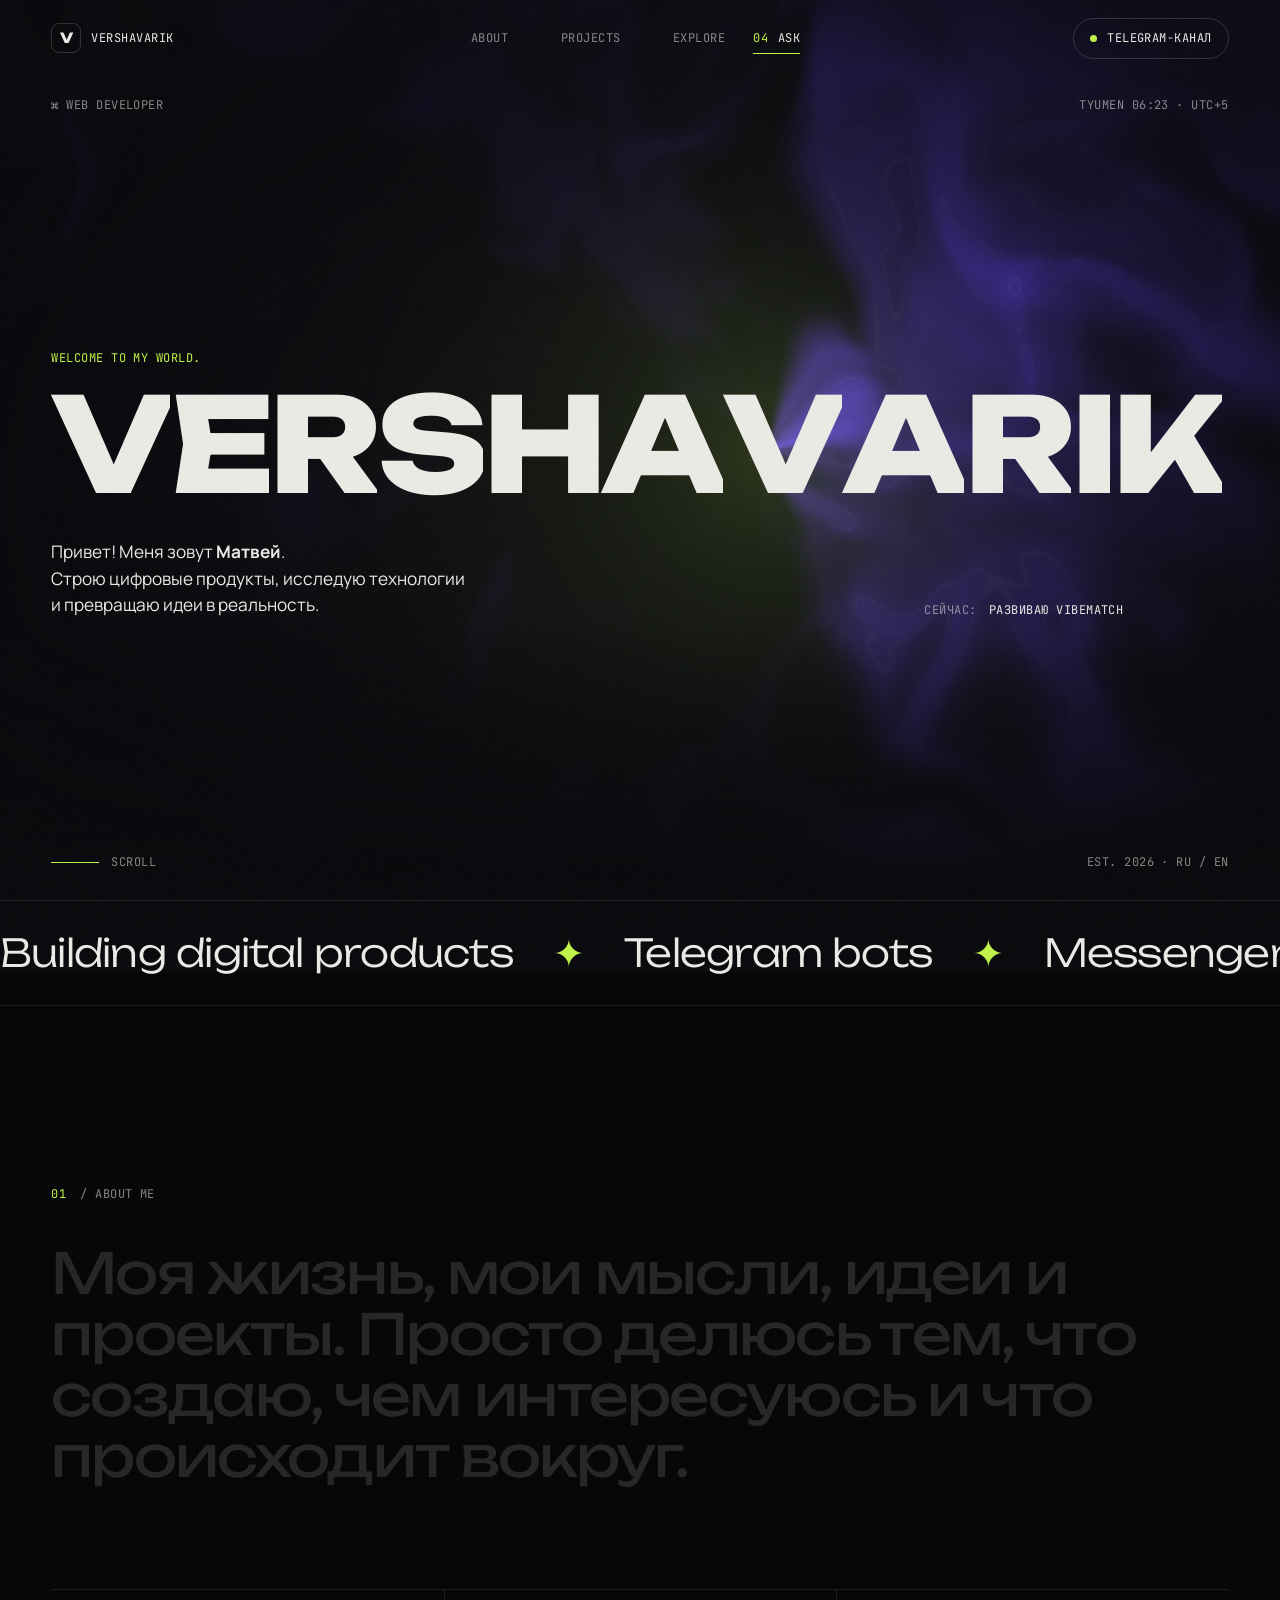
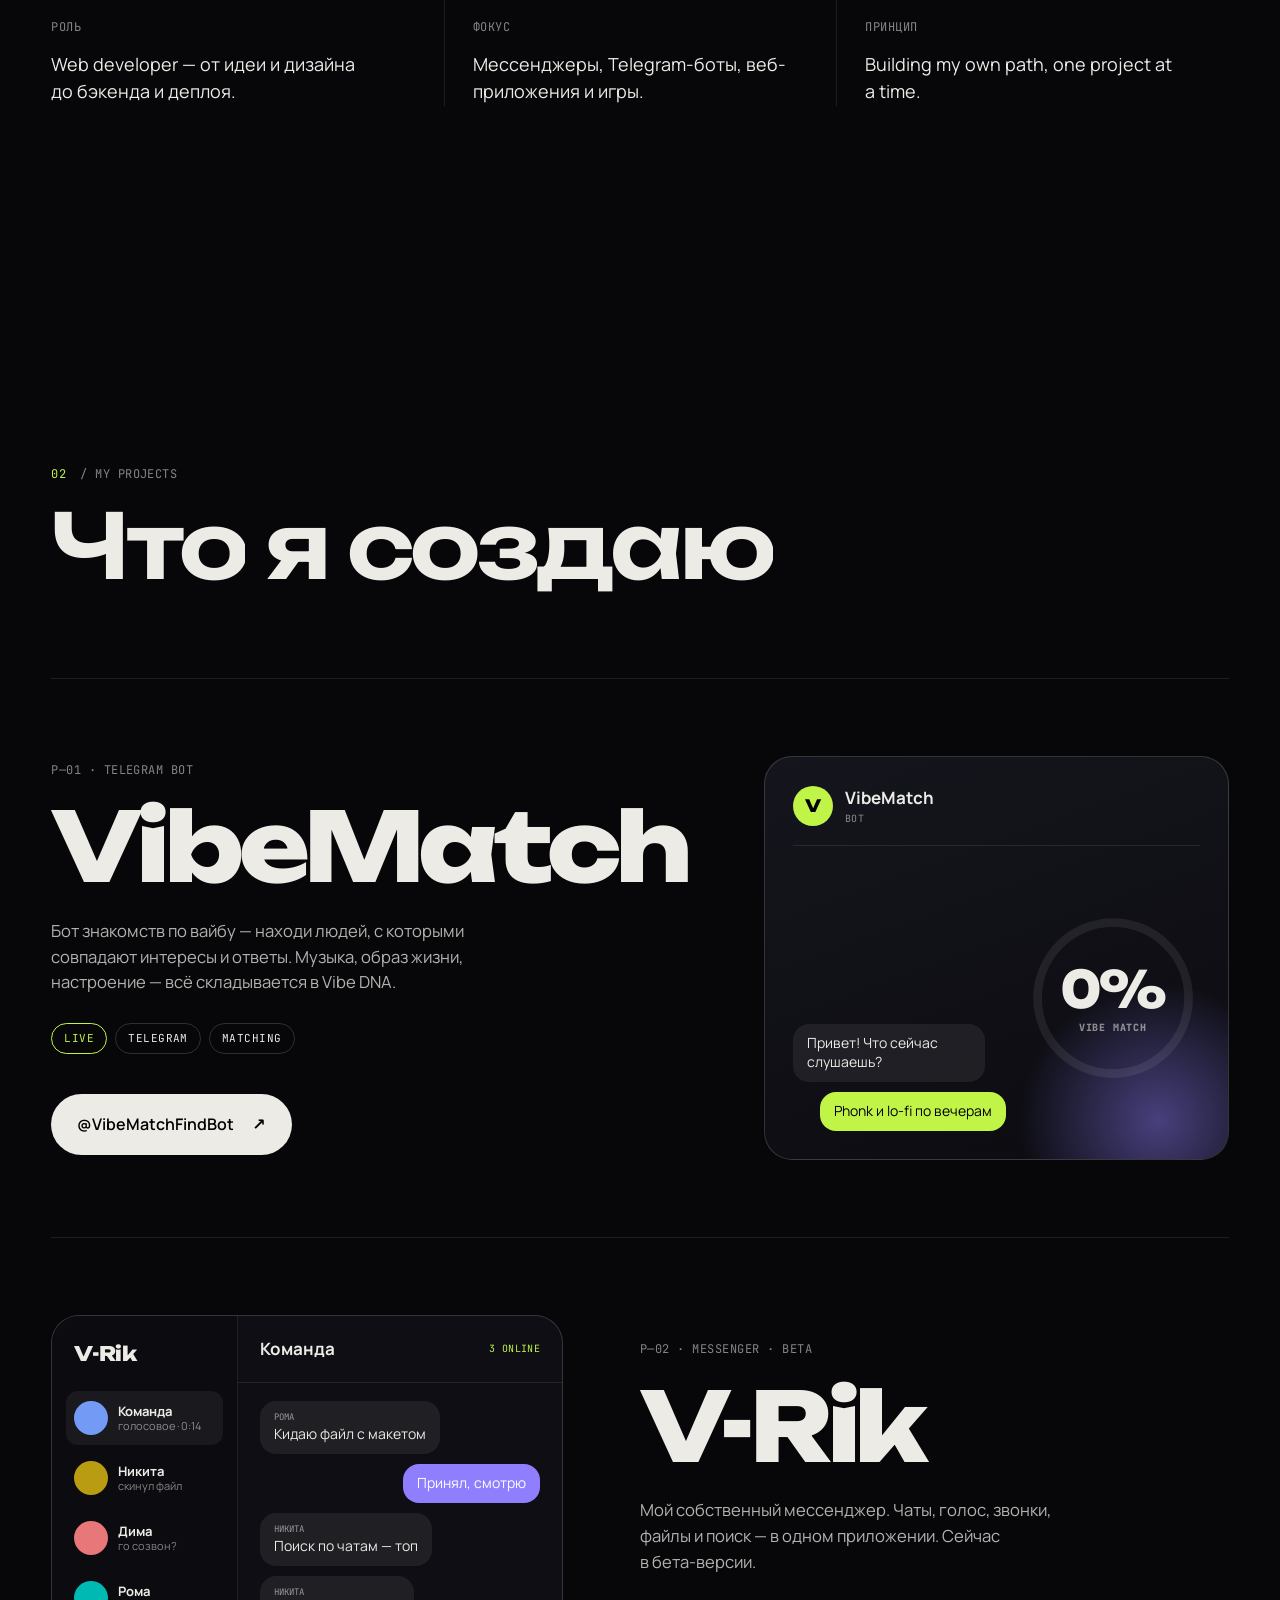
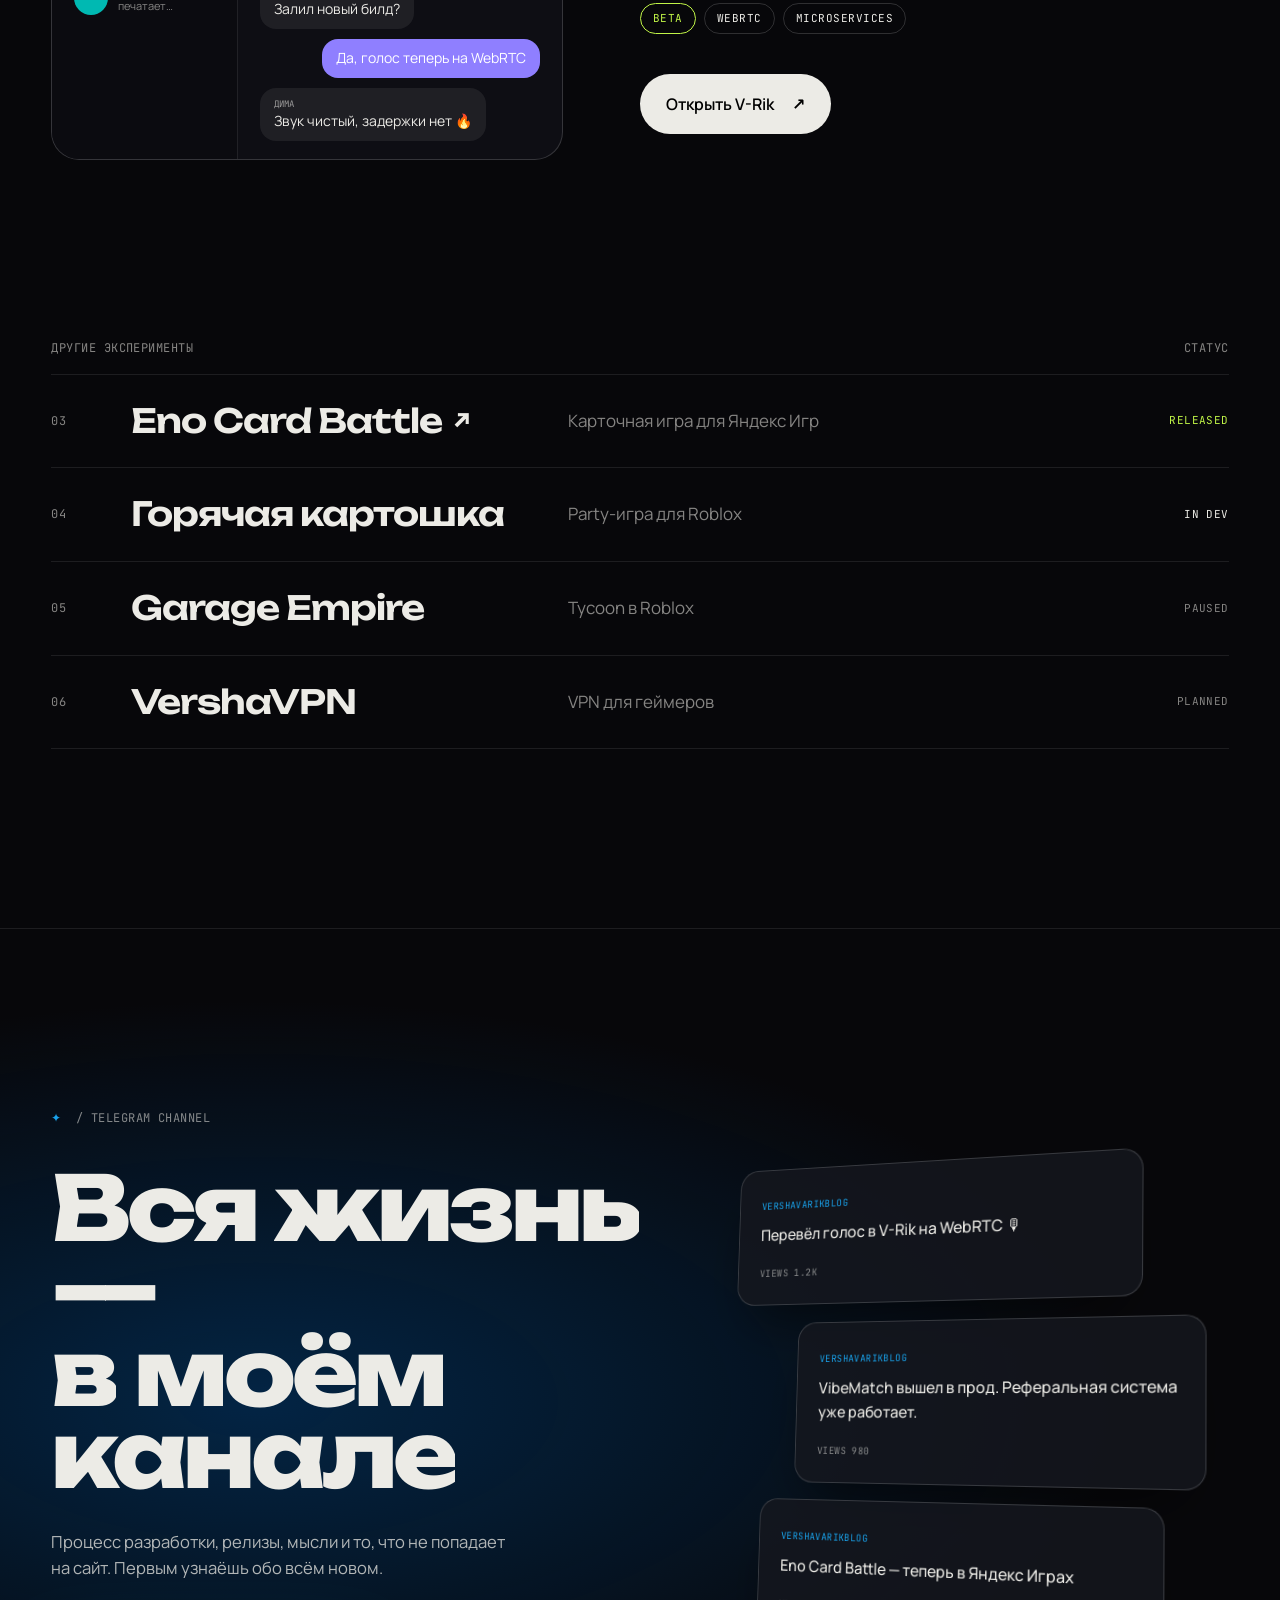
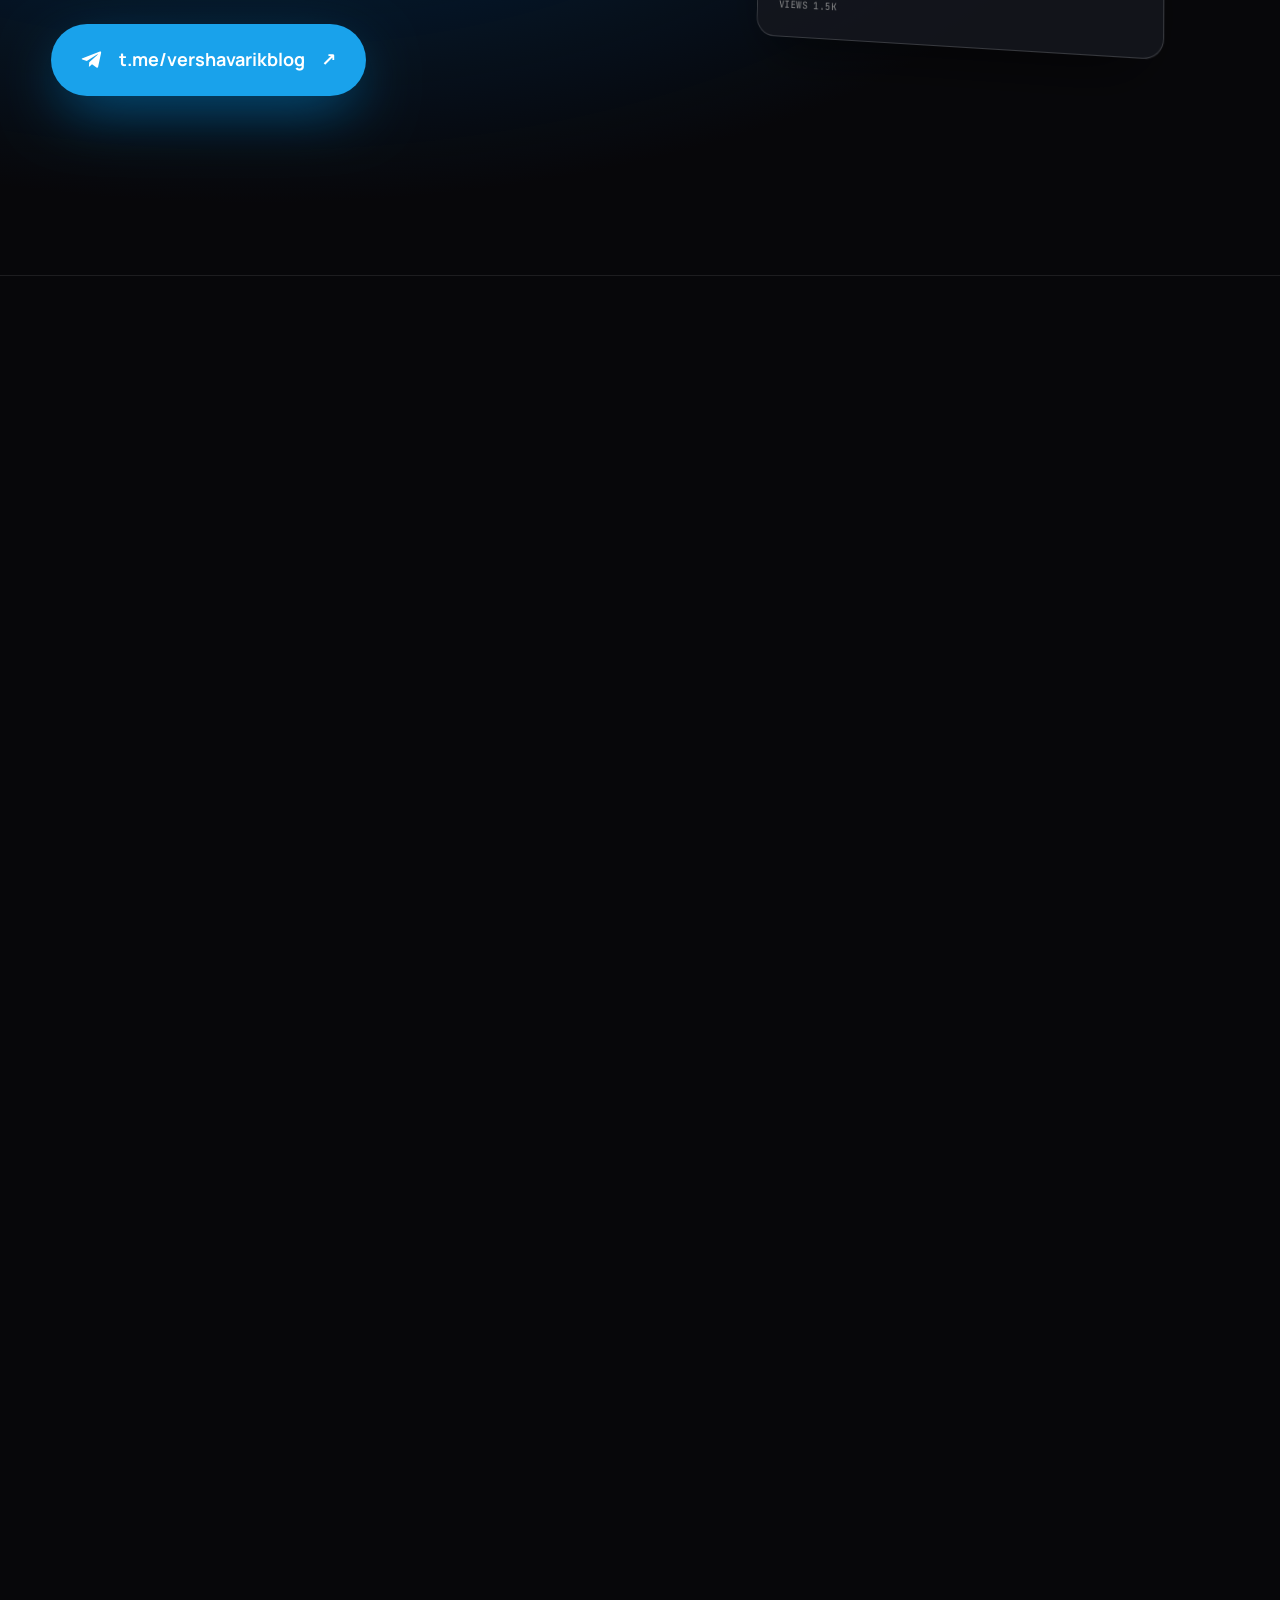
<file: index.html>
<!DOCTYPE html>
<html data-om-id="dafa62e0:om-html-1" data-src-ver="dafa62e0" lang="ru" class="js"><head>
<meta charset="UTF-8">
<meta name="viewport" content="width=device-width, initial-scale=1.0, viewport-fit=cover">
<meta name="theme-color" content="#07070a">
<meta name="color-scheme" content="dark">
<title>Vershavarik — Web Developer</title>
<meta name="description" content="Вершаварик (Матвей) — веб-разработчик из Тюмени. VibeMatch, V-Rik, игры и эксперименты. Welcome to my world.">
<meta property="og:type" content="website">
<meta property="og:title" content="Vershavarik — Web Developer">
<meta property="og:description" content="Проекты, эксперименты, идеи. Welcome to my world.">
<meta name="twitter:card" content="summary_large_image">
<link rel="icon" href="data:image/svg+xml,%3Csvg xmlns='http://www.w3.org/2000/svg' viewBox='0 0 64 64'%3E%3Crect width='64' height='64' rx='14' fill='%2307070a'/%3E%3Cpath d='M14 16h9l9 22 9-22h9L37 48h-10z' fill='%23d4ff3a'/%3E%3C/svg%3E">
<script>
  /* runs before paint: enables JS-only states, skips the loader on repeat visits */
  (function(d){d.classList.add('js');try{if(!sessionStorage.getItem('vv-seen'))d.classList.add('first')}catch(e){d.classList.add('first')}})(document.documentElement);
</script>
<link rel="preconnect" href="https://fonts.googleapis.com">
<link rel="preconnect" href="https://fonts.gstatic.com" crossorigin="">
<link rel="stylesheet" href="https://fonts.googleapis.com/css2?family=Unbounded:wght@300;400;600;800&amp;family=Manrope:wght@400;500;600;700&amp;family=JetBrains+Mono:wght@400;500&amp;display=swap">
<link rel="stylesheet" href="styles.css">
<script src="shader.js" defer=""></script>
<script src="app.js" defer=""></script>
</head>
<body>

<a class="skip mono" href="#about">Перейти к содержанию</a>

<!-- PRELOADER (first visit only) -->
<div class="loader" id="loader" aria-hidden="true">
  <div class="loader__top mono"><span>VERSHAVARIK</span><span>/ initializing world</span></div>
  <div class="loader__count" id="loaderCount">000</div>
  <div class="loader__bar"><i id="loaderBar"></i></div>
</div>

<div class="cursor" id="cursor" aria-hidden="true" style="transform: translate3d(1333.07px, 341.24px, 0px);"><span class="cursor__label" id="cursorLabel">Ask</span></div>
<div class="grain" aria-hidden="true"></div>
<div class="progress" id="progress" aria-hidden="true" style="transform: scaleX(0.966101);"></div>

<!-- NAV -->
<header class="nav is-solid" id="nav">
  <a href="#top" class="nav__logo" data-magnetic="" aria-label="Vershavarik — наверх">
    <span class="nav__mark">V</span><span class="mono">vershavarik</span>
  </a>
  <nav class="nav__links mono" aria-label="Разделы">
    <a href="#about" class=""><i>01</i> About</a>
    <a href="#projects" class=""><i>02</i> Projects</a>
    <a href="#explore" class=""><i>03</i> Explore</a>
    <a href="#ask" class="is-active"><i>04</i> Ask</a>
  </nav>
  <a href="https://t.me/vershavarikblog" target="_blank" rel="noopener" class="nav__tg" data-magnetic="">
    <span class="dot"></span><span class="mono">Telegram-канал</span>
  </a>
  <button class="nav__burger" id="burger" aria-label="Меню" aria-expanded="false" aria-controls="menu"><i></i><i></i></button>
</header>

<!-- MOBILE MENU -->
<div class="menu" id="menu" aria-hidden="true">
  <nav class="menu__links">
    <a href="#about"><i class="mono">01</i>About</a>
    <a href="#projects"><i class="mono">02</i>Projects</a>
    <a href="#explore"><i class="mono">03</i>Explore</a>
    <a href="#ask"><i class="mono">04</i>Ask</a>
  </nav>
  <a class="menu__tg mono" href="https://t.me/vershavarikblog" target="_blank" rel="noopener"><span class="dot"></span>t.me/vershavarikblog ↗</a>
</div>

<main id="top">

  <!-- HERO -->
  <section class="hero" data-screen-label="Hero">
    <canvas id="gl" class="hero__gl" aria-hidden="true" width="265" height="382"></canvas>
    <div class="hero__vignette" aria-hidden="true"></div>

    <div class="hero__meta mono">
      <span>⌘ Web developer</span>
      <span class="hero__clock" id="clock">TYUMEN 04:00 · UTC+5</span>
    </div>

    <div class="hero__center">
      <p class="hero__hello mono reveal-up in">welcome to my world.</p>
      <div class="hero__fit" id="heroFit">
        <h1 class="hero__title" id="heroTitle" aria-label="Vershavarik" style="--fit: 72.23px;"><span class="chw" aria-hidden="true" style=""><span class="ch">V</span></span><span class="chw" aria-hidden="true" style=""><span class="ch" style="">E</span></span><span class="chw" aria-hidden="true" style=""><span class="ch">R</span></span><span class="chw" aria-hidden="true" style=""><span class="ch" style="">S</span></span><span class="chw" aria-hidden="true" style=""><span class="ch" style="">H</span></span><span class="chw" aria-hidden="true" style=""><span class="ch" style="">A</span></span><span class="chw" aria-hidden="true" style=""><span class="ch">V</span></span><span class="chw" aria-hidden="true" style=""><span class="ch">A</span></span><span class="chw" aria-hidden="true" style=""><span class="ch">R</span></span><span class="chw" aria-hidden="true" style=""><span class="ch">I</span></span><span class="chw" aria-hidden="true" style=""><span class="ch">K</span></span></h1>
      </div>
      <div class="hero__sub">
        <p class="reveal-up in">Привет! Меня зовут <b>Матвей</b>.<br>Строю цифровые продукты, исследую технологии и&nbsp;превращаю идеи в&nbsp;реальность.</p>
        <div class="hero__roles mono reveal-up in">
          <span>сейчас:</span>
          <span class="roller" id="roller" aria-live="polite"><i style="transform: none; opacity: 1;">развиваю VibeMatch</i></span>
        </div>
      </div>
    </div>

    <div class="hero__bottom mono">
      <a href="#about" class="scroll-cue"><span class="scroll-cue__line"></span>scroll</a>
      <span>EST. 2026 · RU / EN</span>
    </div>
  </section>

  <!-- MARQUEE -->
  <div class="marquee paused" aria-hidden="true">
    <div class="marquee__track" id="marquee">
      <span>Building digital products</span><b>✦</b><span>Telegram bots</span><b>✦</b><span>Messengers</span><b>✦</b><span>Web apps</span><b>✦</b><span>Games</span><b>✦</b><span>Experiments</span><b>✦</b>
      <span>Building digital products</span><b>✦</b><span>Telegram bots</span><b>✦</b><span>Messengers</span><b>✦</b><span>Web apps</span><b>✦</b><span>Games</span><b>✦</b><span>Experiments</span><b>✦</b>
    </div>
  </div>

  <!-- ABOUT -->
  <section class="about section" id="about" data-screen-label="01 About">
    <div class="section__label mono"><span>01</span><span>/ about me</span></div>
    <p class="about__text" id="aboutText"><span class="wd lit">Моя</span> <span class="wd lit">жизнь,</span> <span class="wd lit">мои</span> <span class="wd lit">мысли,</span> <span class="wd lit">идеи</span> <span class="wd lit">и</span> <span class="wd lit">проекты.</span> <span class="wd lit">Просто</span> <span class="wd lit">делюсь</span> <span class="wd lit">тем,</span> <span class="wd lit">что</span> <span class="wd lit">создаю,</span> <span class="wd lit">чем</span> <span class="wd lit">интересуюсь</span> <span class="wd lit">и</span> <span class="wd lit">что</span> <span class="wd lit">происходит</span> <span class="wd lit">вокруг.</span></p>
    <div class="about__grid">
      <div class="about__cell reveal-up in">
        <span class="mono dim">Роль</span>
        <p>Web developer — от идеи и дизайна до бэкенда и деплоя.</p>
      </div>
      <div class="about__cell reveal-up in">
        <span class="mono dim">Фокус</span>
        <p>Мессенджеры, Telegram-боты, веб-приложения и игры.</p>
      </div>
      <div class="about__cell reveal-up in">
        <span class="mono dim">Принцип</span>
        <p>Building my own path, one project at a time.</p>
      </div>
    </div>
  </section>

  <!-- PROJECTS -->
  <section class="projects section" id="projects" data-screen-label="02 Projects">
    <div class="section__head">
      <div class="section__label mono"><span>02</span><span>/ my projects</span></div>
      <h2 class="h2 split in"><span class="w"><span style="transition-delay: 0s;">Что</span></span> <span class="w"><span style="transition-delay: 0.06s;">я</span></span> <span class="w"><span style="transition-delay: 0.12s;">создаю</span></span></h2>
    </div>

    <!-- VibeMatch -->
    <article class="feature" data-tilt-wrap="">
      <div class="feature__info">
        <div class="feature__idx mono">P—01 · Telegram bot</div>
        <h3 class="feature__name">VibeMatch</h3>
        <p class="feature__desc">Бот знакомств по вайбу — находи людей, с которыми совпадают интересы и&nbsp;ответы. Музыка, образ жизни, настроение — всё складывается в&nbsp;Vibe&nbsp;DNA.</p>
        <div class="feature__tags mono"><span>Live</span><span>Telegram</span><span>Matching</span></div>
        <a class="btn" href="https://t.me/VibeMatchFindBot" target="_blank" rel="noopener" data-magnetic="" data-cursor="Open" style="transition: transform 0.5s cubic-bezier(0.2, 0.8, 0.2, 1);">
          <span>@VibeMatchFindBot</span><i>↗</i>
        </a>
      </div>
      <div class="feature__stage" data-tilt="" aria-hidden="true">
        <div class="vm card3d" style="--gx: -73.50081812742378%; --gy: 89.44431021178222%;">
          <span class="glare"></span>
          <div class="vm__head">
            <div class="vm__ava">V</div>
            <div><b>VibeMatch</b><small class="mono">bot</small></div>
          </div>
          <div class="vm__chat" id="vmChat"><div class="bub ">Привет! Что сейчас слушаешь?</div><div class="bub me">Phonk и lo-fi по вечерам</div><div class="bub chips"><span>🎧 музыка</span><span>🌙 ночной</span><span>💻 код</span></div><div class="bub ">Ищу совпадения по Vibe DNA…</div><div class="bub ">Нашёл! <b>Лиза</b> — совпадение 91% ✦</div></div>
          <div class="vm__ring">
            <svg viewBox="0 0 120 120"><circle cx="60" cy="60" r="52" class="vm__ring-bg"></circle><circle cx="60" cy="60" r="52" class="vm__ring-fg" id="vmRing" style="stroke-dashoffset: 29.43;"></circle></svg>
            <div class="vm__ring-num"><span id="vmPct">91</span>%<small class="mono">vibe match</small></div>
          </div>
        </div>
      </div>
    </article>

    <!-- V-Rik -->
    <article class="feature feature--rev" data-tilt-wrap="">
      <div class="feature__info">
        <div class="feature__idx mono">P—02 · Messenger · beta</div>
        <h3 class="feature__name">V-Rik</h3>
        <p class="feature__desc">Мой собственный мессенджер. Чаты, голос, звонки, файлы и&nbsp;поиск — в&nbsp;одном приложении. Сейчас в&nbsp;бета-версии.</p>
        <div class="feature__tags mono"><span>Beta</span><span>WebRTC</span><span>Microservices</span></div>
        <a class="btn" href="https://v-rik-web.onrender.com/" target="_blank" rel="noopener" data-magnetic="" data-cursor="Open">
          <span>Открыть V-Rik</span><i>↗</i>
        </a>
      </div>
      <div class="feature__stage" data-tilt="" aria-hidden="true">
        <div class="vr card3d" style="--gx: 63.239649109741094%; --gy: 92.48440832982998%;">
          <span class="glare"></span>
          <aside class="vr__side">
            <div class="vr__brand">V-Rik</div>
            <div class="vr__item is-on"><i style="--h:265"></i><div><b>Команда</b><small>голосовое · 0:14</small></div></div>
            <div class="vr__item"><i style="--h:95"></i><div><b>Никита</b><small>скинул файл</small></div></div>
            <div class="vr__item"><i style="--h:20"></i><div><b>Дима</b><small>го созвон?</small></div></div>
            <div class="vr__item"><i style="--h:190"></i><div><b>Рома</b><small>печатает…</small></div></div>
          </aside>
          <div class="vr__main">
            <div class="vr__top"><b>Команда</b><span class="mono">3 online</span></div>
            <div class="vr__msgs" id="vrMsgs"><div class="bub "><small>Рома</small>Кидаю файл с макетом</div><div class="bub me">Принял, смотрю</div><div class="bub "><small>Никита</small>Поиск по чатам — топ</div><div class="bub "><small>Никита</small>Залил новый билд?</div><div class="bub me">Да, голос теперь на WebRTC</div><div class="bub "><small>Дима</small>Звук чистый, задержки нет 🔥</div></div>
            <div class="vr__call">
              <span class="mono">● voice</span>
              <div class="vr__wave" id="vrWave"><i style="transform: scaleY(0.397);"></i><i style="transform: scaleY(0.202);"></i><i style="transform: scaleY(0.263);"></i><i style="transform: scaleY(0.812);"></i><i style="transform: scaleY(0.598);"></i><i style="transform: scaleY(0.412);"></i><i style="transform: scaleY(0.49);"></i><i style="transform: scaleY(0.163);"></i><i style="transform: scaleY(0.476);"></i><i style="transform: scaleY(0.416);"></i><i style="transform: scaleY(0.162);"></i><i style="transform: scaleY(0.673);"></i><i style="transform: scaleY(0.641);"></i><i style="transform: scaleY(0.153);"></i><i style="transform: scaleY(0.236);"></i><i style="transform: scaleY(0.518);"></i><i style="transform: scaleY(0.284);"></i><i style="transform: scaleY(0.305);"></i><i style="transform: scaleY(0.21);"></i><i style="transform: scaleY(0.357);"></i><i style="transform: scaleY(0.268);"></i><i style="transform: scaleY(0.375);"></i><i style="transform: scaleY(0.339);"></i><i style="transform: scaleY(0.577);"></i><i style="transform: scaleY(0.21);"></i><i style="transform: scaleY(0.218);"></i><i style="transform: scaleY(0.16);"></i><i style="transform: scaleY(0.505);"></i><i style="transform: scaleY(0.346);"></i><i style="transform: scaleY(0.584);"></i><i style="transform: scaleY(0.769);"></i><i style="transform: scaleY(0.591);"></i><i style="transform: scaleY(0.186);"></i><i style="transform: scaleY(0.273);"></i></div>
              <span class="mono" id="vrTime">00:15</span>
            </div>
          </div>
        </div>
      </div>
    </article>

    <!-- Other projects -->
    <div class="plist">
      <div class="plist__head mono"><span>Другие эксперименты</span><span>Статус</span></div>
      <a class="prow" href="https://yandex.ru/games/app/587561?draft=true&amp;lang=ru" target="_blank" rel="noopener" data-cursor="Play">
        <span class="prow__n mono">03</span><span class="prow__t">Eno Card Battle <i class="prow__arr">↗</i></span><span class="prow__d">Карточная игра для Яндекс Игр</span><span class="prow__s mono s-live">Released</span>
      </a>
      <div class="prow"><span class="prow__n mono">04</span><span class="prow__t">Горячая картошка</span><span class="prow__d">Party-игра для Roblox</span><span class="prow__s mono">In dev</span></div>
      <div class="prow"><span class="prow__n mono">05</span><span class="prow__t">Garage Empire</span><span class="prow__d">Tycoon в Roblox</span><span class="prow__s mono s-off">Paused</span></div>
      <div class="prow"><span class="prow__n mono">06</span><span class="prow__t">VershaVPN</span><span class="prow__d">VPN для геймеров</span><span class="prow__s mono s-off">Planned</span></div>
    </div>
  </section>

  <!-- TELEGRAM CHANNEL -->
  <section class="tg section" id="channel" data-screen-label="Telegram channel">
    <div class="tg__bg paused" aria-hidden="true"><div class="tg__ring"></div><div class="tg__ring"></div><div class="tg__ring"></div></div>
    <div class="tg__inner">
      <div class="section__label mono"><span>✦</span><span>/ telegram channel</span></div>
      <h2 class="tg__title split in"><span class="w"><span style="transition-delay: 0s;">Вся</span></span> <span class="w"><span style="transition-delay: 0.06s;">жизнь</span></span> <span class="w"><span style="transition-delay: 0.12s;">—</span></span><br><span class="w"><span style="transition-delay: 0.18s;">в</span></span> <span class="w"><span style="transition-delay: 0.24s;">моём</span></span> <span class="w"><span style="transition-delay: 0.3s;">канале</span></span></h2>
      <p class="tg__sub">Процесс разработки, релизы, мысли и&nbsp;то, что не&nbsp;попадает на&nbsp;сайт. Первым узнаёшь обо всём новом.</p>
      <a href="https://t.me/vershavarikblog" target="_blank" rel="noopener" class="tg__btn" data-magnetic="" data-cursor="Join">
        <svg viewBox="0 0 24 24" width="22" height="22" aria-hidden="true"><path fill="currentColor" d="M21.9 4.3 18.7 19.4c-.2 1-.9 1.3-1.8.8l-4.9-3.6-2.4 2.3c-.3.3-.5.5-1 .5l.4-5 9.1-8.2c.4-.4-.1-.6-.6-.2L6.3 13 1.5 11.5c-1-.3-1-1 .2-1.5L20.6 2.8c.9-.3 1.6.2 1.3 1.5Z"></path></svg>
        <span>t.me/vershavarikblog</span><i>↗</i>
      </a>
    </div>
    <div class="tg__feed" aria-hidden="true">
      <div class="post"><small class="mono">vershavarikblog</small><p>Перевёл голос в V-Rik на WebRTC 🎙</p><span class="mono">views 1.2k</span></div>
      <div class="post"><small class="mono">vershavarikblog</small><p>VibeMatch вышел в прод. Реферальная система уже работает.</p><span class="mono">views 980</span></div>
      <div class="post"><small class="mono">vershavarikblog</small><p>Eno Card Battle — теперь в Яндекс Играх</p><span class="mono">views 1.5k</span></div>
    </div>
  </section>

  <!-- EXPLORE -->
  <section class="explore section" id="explore" data-screen-label="03 Explore">
    <div class="section__head">
      <div class="section__label mono"><span>03</span><span>/ explore more</span></div>
      <h2 class="h2 split in"><span class="w"><span style="transition-delay: 0s;">Где</span></span> <span class="w"><span style="transition-delay: 0.06s;">меня</span></span> <span class="w"><span style="transition-delay: 0.12s;">найти</span></span></h2>
    </div>
    <div class="links">
      <a class="lnk lnk--big" href="https://github.com/versh72" target="_blank" rel="noopener" data-cursor="Code" style="--mx: 612.7734375px; --my: -1.19140625px;">
        <pre class="lnk__code mono" id="ghCode" aria-hidden="true"><div><span class="c">$</span> git log --oneline</div><div>a91f3c2 feat(v-rik): webrtc voice</div><div>7be04d1 feat(vibematch): referrals</div><div>e2c88aa release: eno card battle</div><div><span class="c">$</span> git push origin main</div><div><span class="c">✓</span> shipped.</div></pre>
        <span class="lnk__k mono">⌘ GitHub</span>
        <span class="lnk__t">github.com/versh72</span>
        <span class="lnk__d">Мои разработки, исходный код и&nbsp;эксперименты.</span>
        <span class="lnk__arr" aria-hidden="true">↗</span>
      </a>
      <a class="lnk" href="https://t.me/vershavarikblog" target="_blank" rel="noopener" data-cursor="Join" style="--mx: 5.7421875px; --my: -1.19140625px;">
        <span class="lnk__k mono">Telegram</span><span class="lnk__t">@vershavarikblog</span><span class="lnk__arr" aria-hidden="true">↗</span>
      </a>
      <a class="lnk" href="https://www.youtube.com/@Vershavarik" target="_blank" rel="noopener" data-cursor="Watch" style="--mx: 202.12890625px; --my: 176.30859375px;">
        <span class="lnk__k mono">YouTube</span><span class="lnk__t">@Vershavarik</span><span class="lnk__arr" aria-hidden="true">↗</span>
      </a>
      <a class="lnk" href="https://www.tiktok.com/@kekboy72" target="_blank" rel="noopener" data-cursor="Watch" style="--mx: 161.9921875px; --my: 12.8125px;">
        <span class="lnk__k mono">TikTok</span><span class="lnk__t">@kekboy72</span><span class="lnk__arr" aria-hidden="true">↗</span>
      </a>
      <a class="lnk" href="https://www.instagram.com/vershavarikyt" target="_blank" rel="noopener" data-cursor="Follow" style="--mx: 108.37890625px; --my: 5.3125px;">
        <span class="lnk__k mono">Instagram</span><span class="lnk__t">@vershavarikyt</span><span class="lnk__arr" aria-hidden="true">↗</span>
      </a>
    </div>
  </section>

  <!-- LOG -->
  <section class="log section" id="log" data-screen-label="Changelog">
    <div class="section__head">
      <div class="section__label mono"><span>⟳</span><span>/ changelog</span></div>
      <h2 class="h2 split in"><span class="w"><span style="transition-delay: 0s;">Журнал</span></span></h2>
    </div>
    <ol class="timeline" id="timeline" style="--prog: 1.0000;">
      <li class="in"><time class="mono" datetime="2026-10-10">10.10.2026</time><p>Переписал сайт с нуля.</p></li>
      <li class="in"><time class="mono" datetime="2026-10-06">06.10.2026</time><p>В V-Rik перевёл голос на WebRTC.</p></li>
      <li class="in"><time class="mono" datetime="2026-10-03">03.10.2026</time><p>VibeMatch в проде: рефералка, атрибуция источников, метрики рекламы.</p></li>
      <li class="in"><time class="mono" datetime="2026-10-02">02.10.2026</time><p>Eno Card Battle вышла в Яндекс Играх.</p></li>
      <li class="in"><time class="mono" datetime="2026-09-27">27.09.2026</time><p>Старт VibeMatch — подбор людей по Vibe DNA.</p></li>
      <li class="in"><time class="mono" datetime="2026-08-07">07.08.2026</time><p>Первый коммит V-Rik: мессенджер на микросервисах.</p></li>
      <li class="in"><time class="mono" datetime="2026-07-01">01.07.2026</time><p>Собрал roblox-skills — 40 скиллов для разработки игр в Roblox.</p></li>
    </ol>
  </section>

  <!-- ASK -->
  <section class="ask section" id="ask" data-screen-label="04 Ask">
    <div class="section__label mono"><span>04</span><span>/ anonymous questions</span></div>
    <a class="ask__card" href="https://t.me/anonaskbot?start=mn6vxlc" target="_blank" rel="noopener" data-cursor="Ask">
      <div class="ask__q" id="askQ" aria-hidden="true" style="transform: rotate(-0.72deg);">?</div>
      <div class="ask__body">
        <h2 class="ask__title">Есть вопрос или хочешь сказать что-то анонимно?</h2>
        <p class="mono dim">Ask me anything. Completely anonymous.</p>
        <span class="btn btn--light"><span>Задать вопрос</span><i>↗</i></span>
      </div>
    </a>
  </section>
</main>

<!-- FOOTER -->
<footer class="foot" data-screen-label="Footer">
  <p class="foot__motto mono">Building my own path, one project at a time.</p>
  <div class="foot__fit" id="footFit">
    <div class="foot__big" id="footBig" aria-hidden="true" style="--fit: 73.13px;"><span class="ch" style="">V</span><span class="ch" style="">E</span><span class="ch" style="">R</span><span class="ch" style="">S</span><span class="ch" style="">H</span><span class="ch" style="">A</span><span class="ch" style="">V</span><span class="ch" style="">A</span><span class="ch" style="">R</span><span class="ch" style="">I</span><span class="ch" style="">K</span></div>
  </div>
  <div class="foot__row mono">
    <span>© 2026 Vershavarik</span>
    <span>Made in Tyumen</span>
    <a href="#top" data-magnetic="">Наверх ↑</a>
  </div>
</footer>



</body></html>
</file>
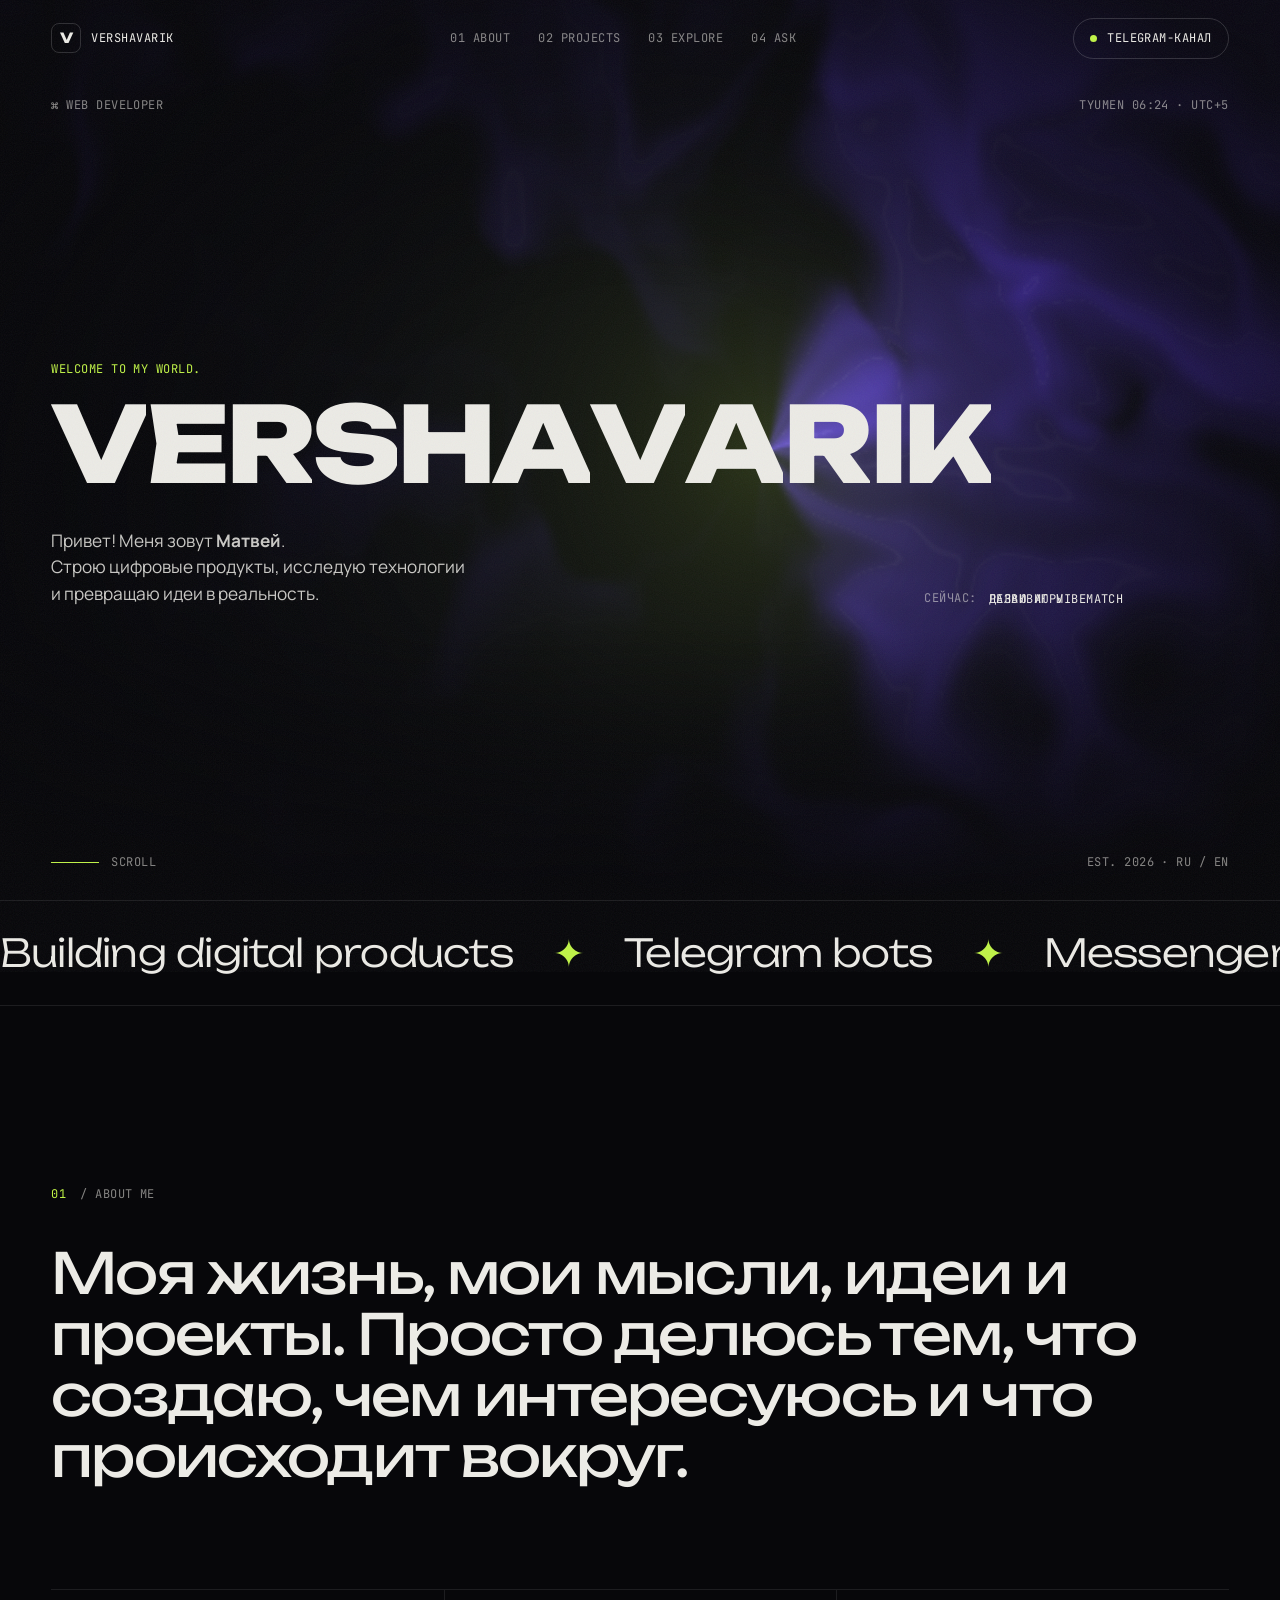
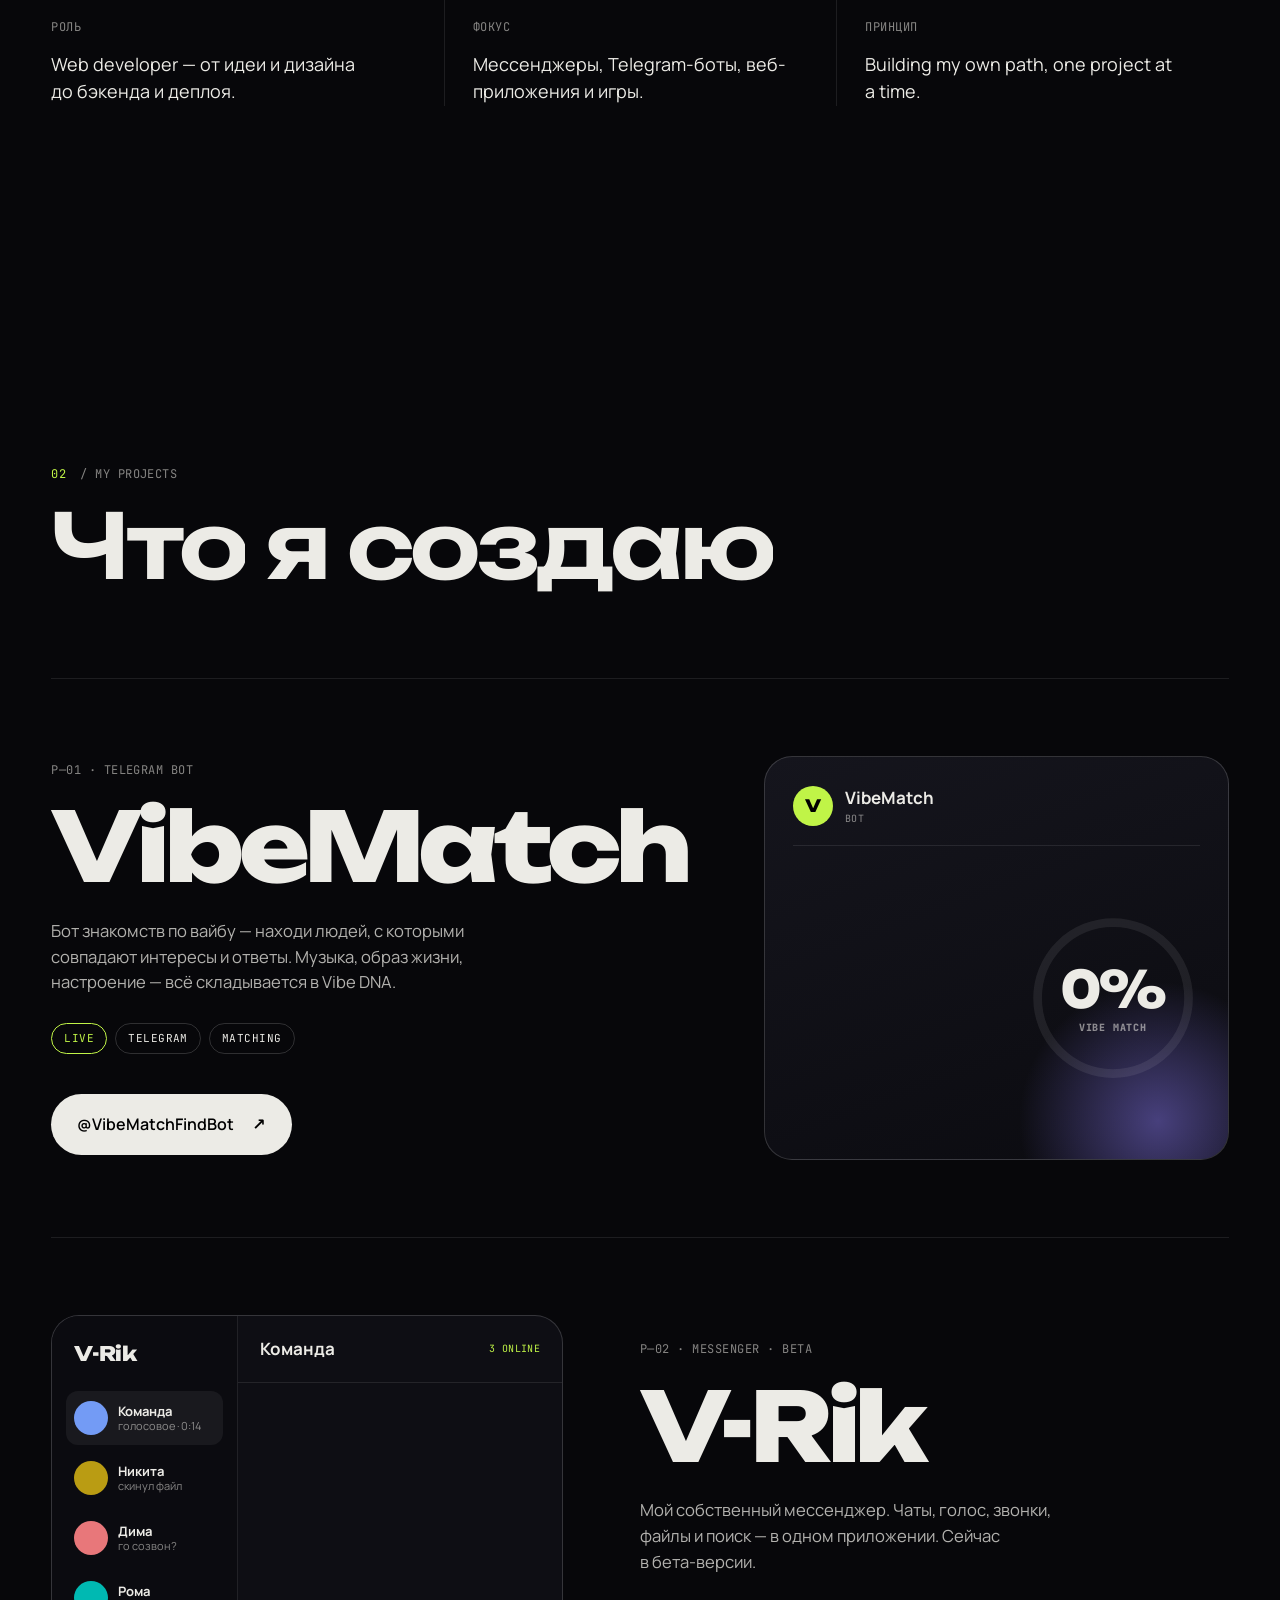
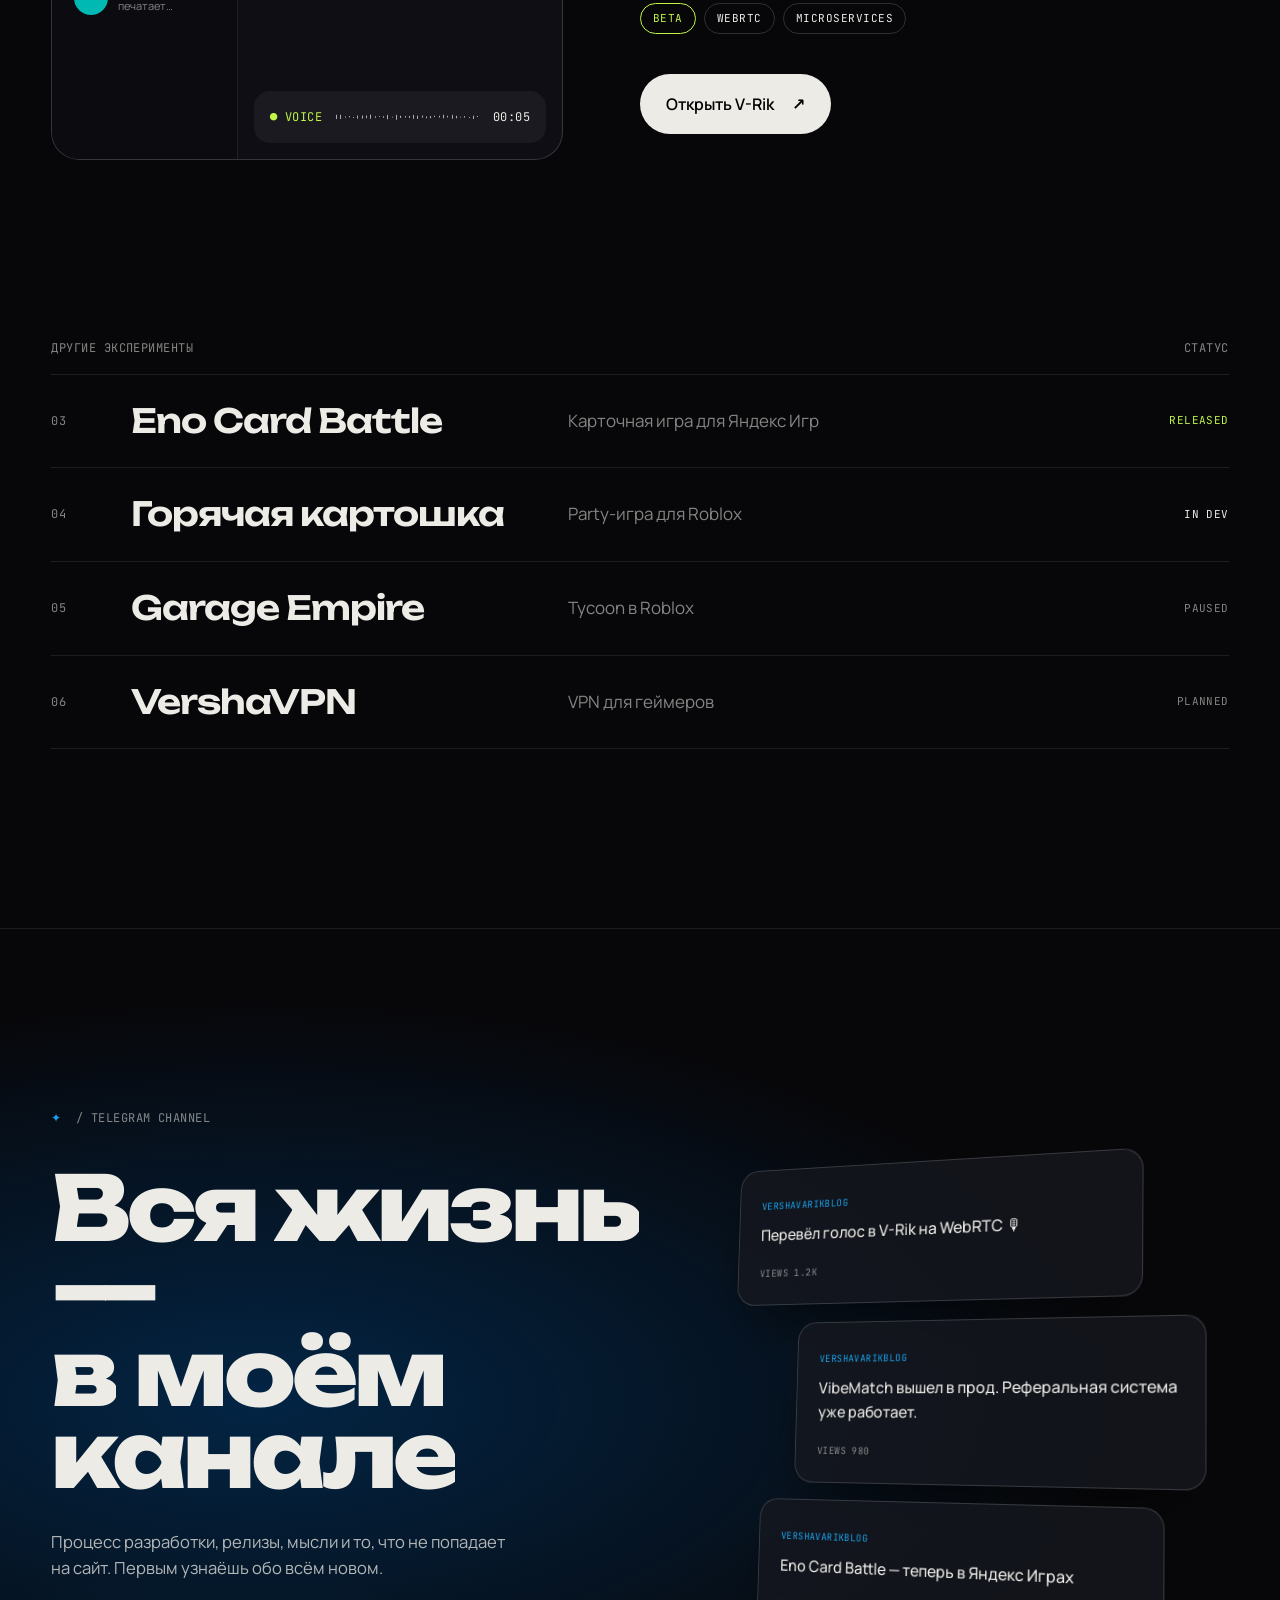
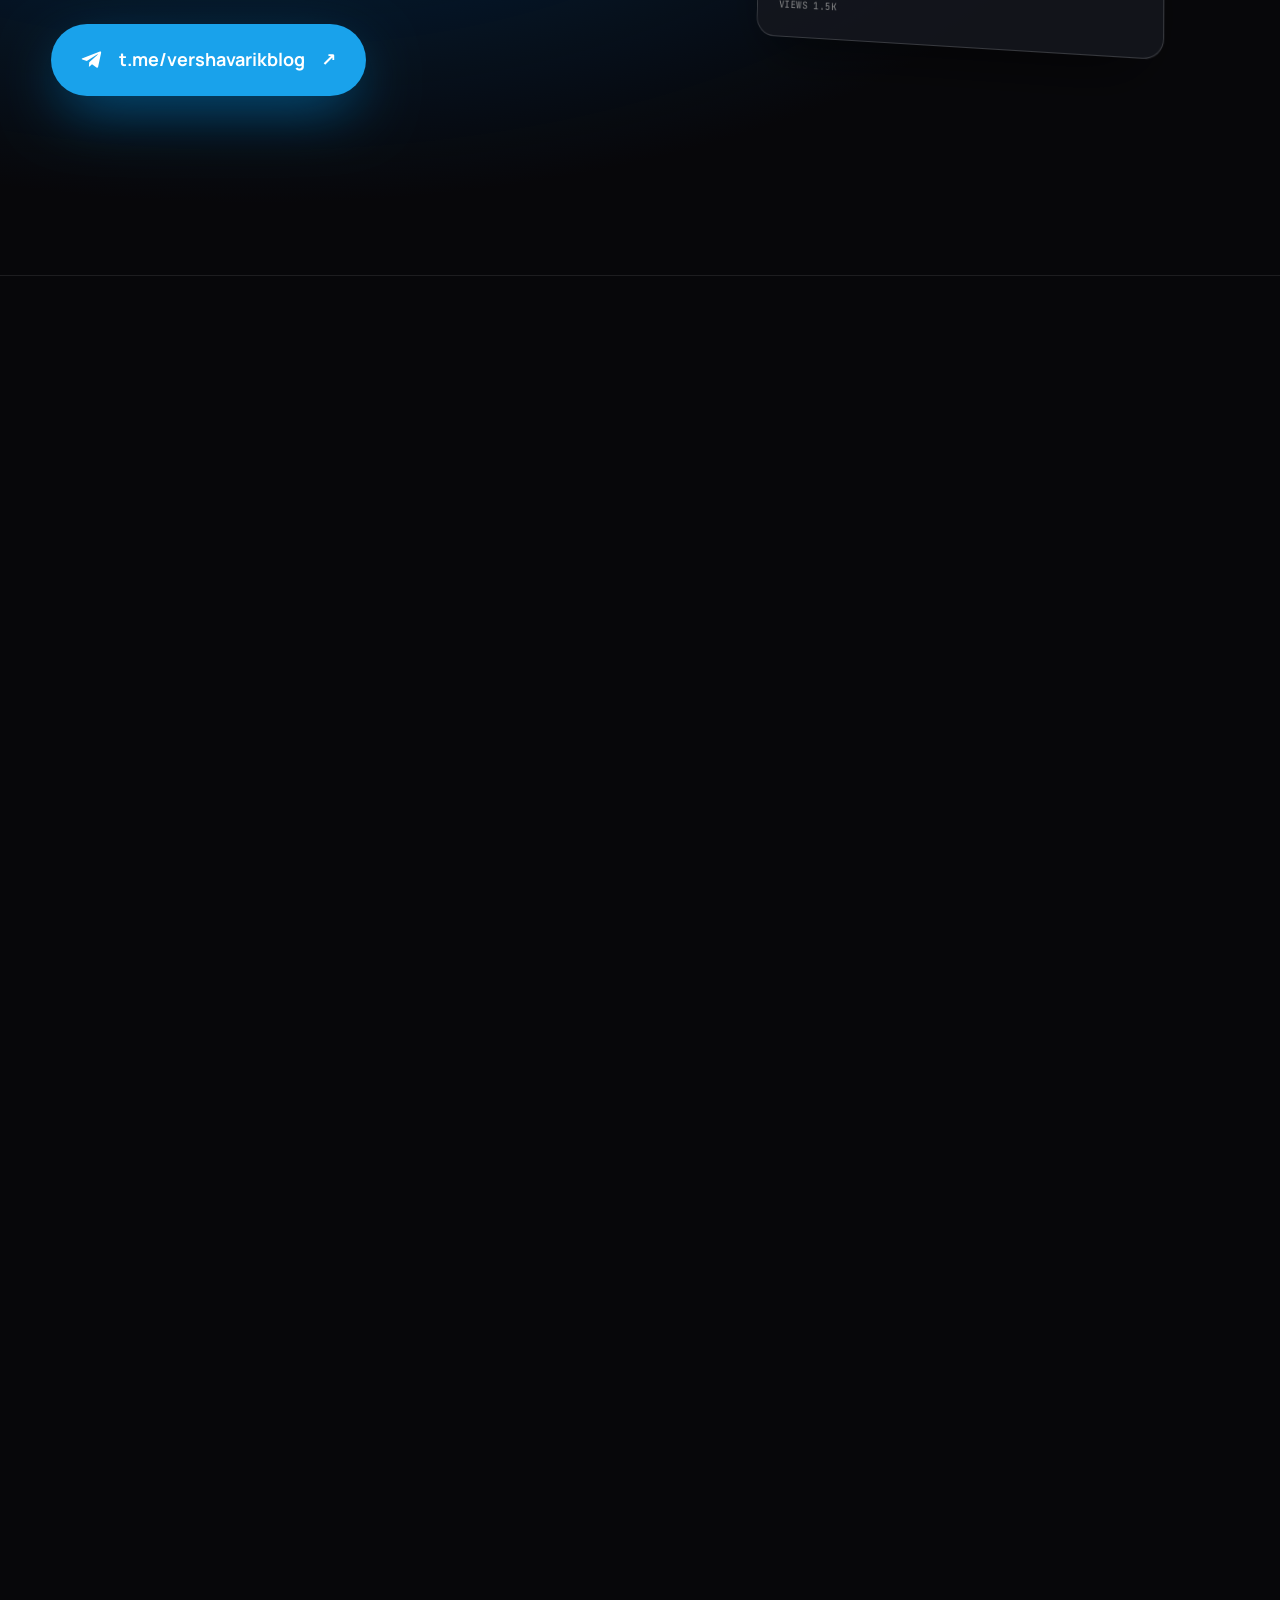
<file: index (1).html>
<!DOCTYPE html>
<html data-om-id="924acdaa:om-html-1" data-src-ver="924acdaa" lang="ru"><head>
<meta charset="UTF-8">
<meta name="viewport" content="width=device-width, initial-scale=1.0">
<meta name="theme-color" content="#07070a">
<title>Vershavarik — Web Developer</title>
<meta name="description" content="Вершаварик (Матвей) — веб-разработчик. Проекты, эксперименты, идеи. Welcome to my world.">
<link rel="preconnect" href="https://fonts.googleapis.com">
<link rel="preconnect" href="https://fonts.gstatic.com" crossorigin="">
<link href="https://fonts.googleapis.com/css2?family=Unbounded:wght@300;400;600;800&amp;family=Manrope:wght@300;400;500;600;700&amp;family=JetBrains+Mono:wght@400;500&amp;display=swap" rel="stylesheet">
<link rel="stylesheet" href="styles.css">
</head>
<body class="">

<!-- PRELOADER -->
<div class="loader done" id="loader">
  <div class="loader__top mono"><span>VERSHAVARIK</span><span>/ initializing world</span></div>
  <div class="loader__count" id="loaderCount">100</div>
  <div class="loader__bar"><i id="loaderBar" style="width: 100%;"></i></div>
</div>

<div class="cursor" id="cursor" style="transform: translate(878px, 510.5px) translate(-50%, -50%);"><span class="cursor__label" id="cursorLabel"></span></div>
<div class="grain"></div>

<!-- NAV -->
<header class="nav" id="nav">
  <a href="#top" class="nav__logo" data-magnetic="">
    <span class="nav__mark">V</span><span class="mono">vershavarik</span>
  </a>
  <nav class="nav__links mono">
    <a href="#about">01 About</a>
    <a href="#projects">02 Projects</a>
    <a href="#explore">03 Explore</a>
    <a href="#ask">04 Ask</a>
  </nav>
  <a href="https://t.me/vershavarikblog" target="_blank" rel="noopener" class="nav__tg" data-magnetic="">
    <span class="dot"></span><span class="mono">Telegram-канал</span>
  </a>
</header>

<main id="top">

  <!-- HERO -->
  <section class="hero" data-screen-label="Hero">
    <canvas id="gl" class="hero__gl" width="339" height="490"></canvas>
    <div class="hero__vignette"></div>

    <div class="hero__meta mono">
      <span>⌘ WEB DEVELOPER</span>
      <span class="hero__clock" id="clock">TYUMEN 00:41 · UTC+5</span>
    </div>

    <div class="hero__center">
      <p class="hero__hello mono reveal-up in">ㅤwelcome to my world.</p>
      <h1 class="hero__title" id="heroTitle" aria-label="Vershavarik"><span class="chw"><span class="ch">V</span></span><span class="chw"><span class="ch">E</span></span><span class="chw"><span class="ch">R</span></span><span class="chw"><span class="ch">S</span></span><span class="chw"><span class="ch">H</span></span><span class="chw"><span class="ch">A</span></span><span class="chw"><span class="ch">V</span></span><span class="chw"><span class="ch">A</span></span><span class="chw"><span class="ch">R</span></span><span class="chw"><span class="ch">I</span></span><span class="chw"><span class="ch">K</span></span></h1>
      <div class="hero__sub">
        <p class="reveal-up in">Привет! Меня зовут <b>Матвей</b>.<br>Строю цифровые продукты, исследую технологии<br>и превращаю идеи в&nbsp;реальность.</p>
        <div class="hero__roles mono reveal-up in">
          <span>сейчас:</span>
          <span class="roller" id="roller" style="position: relative;"><i style="transform: translateY(-100%); opacity: 0;">развиваю VibeMatch</i><i style="transform: none; position: absolute;">делаю игры</i></span>
        </div>
      </div>
    </div>

    <div class="hero__bottom mono">
      <a href="#about" class="scroll-cue"><span class="scroll-cue__line"></span>scroll</a>
      <span>EST. 2026 · RU / EN</span>
    </div>
  </section>

  <!-- MARQUEE -->
  <div class="marquee" aria-hidden="true">
    <div class="marquee__track">
      <span>Building digital products</span><b>✦</b><span>Telegram bots</span><b>✦</b><span>Messengers</span><b>✦</b><span>Web apps</span><b>✦</b><span>Games</span><b>✦</b><span>Experiments</span><b>✦</b>
      <span>Building digital products</span><b>✦</b><span>Telegram bots</span><b>✦</b><span>Messengers</span><b>✦</b><span>Web apps</span><b>✦</b><span>Games</span><b>✦</b><span>Experiments</span><b>✦</b>
    </div>
  </div>

  <!-- ABOUT -->
  <section class="about section" id="about" data-screen-label="01 About">
    <div class="section__label mono"><span>01</span><span>/ about me</span></div>
    <p class="about__text" id="aboutText"><span class="wd">Моя</span> <span class="wd">жизнь,</span> <span class="wd">мои</span> <span class="wd">мысли,</span> <span class="wd">идеи</span> <span class="wd">и</span> <span class="wd">проекты.</span> <span class="wd">Просто</span> <span class="wd">делюсь</span> <span class="wd">тем,</span> <span class="wd">что</span> <span class="wd">создаю,</span> <span class="wd">чем</span> <span class="wd">интересуюсь</span> <span class="wd">и</span> <span class="wd">что</span> <span class="wd">происходит</span> <span class="wd">вокруг.</span></p>
    <div class="about__grid">
      <div class="about__cell reveal-up">
        <span class="mono dim">Роль</span>
        <p>Web developer — от идеи и дизайна до бэкенда и деплоя.</p>
      </div>
      <div class="about__cell reveal-up">
        <span class="mono dim">Фокус</span>
        <p>Мессенджеры, Telegram-боты, веб-приложения и игры.</p>
      </div>
      <div class="about__cell reveal-up">
        <span class="mono dim">Принцип</span>
        <p>Building my own path, one project at a time.</p>
      </div>
    </div>
  </section>

  <!-- PROJECTS -->
  <section class="projects section" id="projects" data-screen-label="02 Projects">
    <div class="section__head">
      <div class="section__label mono"><span>02</span><span>/ my projects</span></div>
      <h2 class="h2 split"><span class="w"><span style="transition-delay: 0s;">Что</span></span> <span class="w"><span style="transition-delay: 0.06s;">я</span></span> <span class="w"><span style="transition-delay: 0.12s;">создаю</span></span></h2>
    </div>

    <!-- VibeMatch -->
    <article class="feature" data-tilt-wrap="">
      <div class="feature__info">
        <div class="feature__idx mono">P—01 · Telegram bot</div>
        <h3 class="feature__name">VibeMatch</h3>
        <p class="feature__desc">Бот знакомств по вайбу — находи людей, с которыми совпадают интересы и&nbsp;ответы. Музыка, образ жизни, настроение — всё складывается в&nbsp;Vibe DNA.</p>
        <div class="feature__tags mono"><span>Live</span><span>Telegram</span><span>Matching</span></div>
        <a class="btn" href="https://t.me/VibeMatchFindBot" target="_blank" rel="noopener" data-magnetic="" data-cursor="Open">
          <span>@VibeMatchFindBot</span><i>↗</i>
        </a>
      </div>
      <div class="feature__stage" data-tilt="">
        <div class="vm">
          <div class="vm__head">
            <div class="vm__ava">V</div>
            <div><b>VibeMatch</b><small class="mono">bot</small></div>
          </div>
          <div class="vm__chat" id="vmChat"></div>
          <div class="vm__ring">
            <svg viewBox="0 0 120 120"><circle cx="60" cy="60" r="52" class="vm__ring-bg"></circle><circle cx="60" cy="60" r="52" class="vm__ring-fg" id="vmRing"></circle></svg>
            <div class="vm__ring-num"><span id="vmPct">0</span>%<small class="mono">vibe match</small></div>
          </div>
        </div>
      </div>
    </article>

    <!-- V-Rik -->
    <article class="feature feature--rev" data-tilt-wrap="">
      <div class="feature__info">
        <div class="feature__idx mono">P—02 · Messenger · beta</div>
        <h3 class="feature__name">V-Rik</h3>
        <p class="feature__desc">Мой собственный мессенджер. Чаты, голос, звонки, файлы и&nbsp;поиск — в&nbsp;одном приложении. Сейчас в&nbsp;бета-версии.</p>
        <div class="feature__tags mono"><span>Beta</span><span>WebRTC</span><span>Microservices</span></div>
        <a class="btn" href="https://v-rik-web.onrender.com/" target="_blank" rel="noopener" data-magnetic="" data-cursor="Open">
          <span>Открыть V-Rik</span><i>↗</i>
        </a>
      </div>
      <div class="feature__stage" data-tilt="">
        <div class="vr">
          <aside class="vr__side">
            <div class="vr__brand">V-Rik</div>
            <div class="vr__item is-on"><i style="--h:265"></i><div><b>Команда</b><small>голосовое · 0:14</small></div></div>
            <div class="vr__item"><i style="--h:95"></i><div><b>Никита</b><small>скинул файл</small></div></div>
            <div class="vr__item"><i style="--h:20"></i><div><b>Дима</b><small>го созвон?</small></div></div>
            <div class="vr__item"><i style="--h:190"></i><div><b>Рома</b><small>печатает…</small></div></div>
          </aside>
          <div class="vr__main">
            <div class="vr__top"><b>Команда</b><span class="mono">3 online</span></div>
            <div class="vr__msgs" id="vrMsgs"></div>
            <div class="vr__call">
              <span class="mono">● voice</span>
              <div class="vr__wave" id="vrWave"><i style="height: 77.3027%;"></i><i style="height: 77.5675%;"></i><i style="height: 22.2308%;"></i><i style="height: 25.7621%;"></i><i style="height: 16.8092%;"></i><i style="height: 57.7985%;"></i><i style="height: 57.9231%;"></i><i style="height: 48.6497%;"></i><i style="height: 76.1799%;"></i><i style="height: 28.7513%;"></i><i style="height: 18.4751%;"></i><i style="height: 29.0764%;"></i><i style="height: 78.9824%;"></i><i style="height: 15.8443%;"></i><i style="height: 87.5033%;"></i><i style="height: 41.6289%;"></i><i style="height: 26.9516%;"></i><i style="height: 35.0577%;"></i><i style="height: 70.2172%;"></i><i style="height: 59.0626%;"></i><i style="height: 40.2838%;"></i><i style="height: 30.5963%;"></i><i style="height: 44.4104%;"></i><i style="height: 24.8142%;"></i><i style="height: 33.4571%;"></i><i style="height: 68.1168%;"></i><i style="height: 33.2481%;"></i><i style="height: 70.1507%;"></i><i style="height: 50.4366%;"></i><i style="height: 15.0622%;"></i><i style="height: 27.7611%;"></i><i style="height: 17.0346%;"></i><i style="height: 59.9047%;"></i><i style="height: 17.7314%;"></i></div>
              <span class="mono" id="vrTime">00:05</span>
            </div>
          </div>
        </div>
      </div>
    </article>

    <!-- Other projects list -->
    <div class="plist">
      <div class="plist__head mono"><span>Другие эксперименты</span><span>Статус</span></div>
      <a class="prow" href="https://yandex.ru/games/app/587561?draft=true&amp;lang=ru" target="_blank" rel="noopener" data-cursor="Play">
        <span class="prow__n mono">03</span><span class="prow__t">Eno Card Battle</span><span class="prow__d">Карточная игра для Яндекс Игр</span><span class="prow__s mono s-live">Released</span>
      </a>
      <div class="prow"><span class="prow__n mono">04</span><span class="prow__t">Горячая картошка</span><span class="prow__d">Party-игра для Roblox</span><span class="prow__s mono">In dev</span></div>
      <div class="prow"><span class="prow__n mono">05</span><span class="prow__t">Garage Empire</span><span class="prow__d">Tycoon в Roblox</span><span class="prow__s mono s-off">Paused</span></div>
      <div class="prow"><span class="prow__n mono">06</span><span class="prow__t">VershaVPN</span><span class="prow__d">VPN для геймеров</span><span class="prow__s mono s-off">Planned</span></div>
    </div>
  </section>

  <!-- TELEGRAM CHANNEL -->
  <section class="tg section" id="channel" data-screen-label="Telegram channel">
    <div class="tg__bg" aria-hidden="true">
      <div class="tg__ring"></div><div class="tg__ring"></div><div class="tg__ring"></div>
    </div>
    <div class="tg__inner">
      <div class="section__label mono"><span>✦</span><span>/ telegram channel</span></div>
      <h2 class="tg__title split"><span class="w"><span style="transition-delay: 0s;">Вся</span></span> <span class="w"><span style="transition-delay: 0.06s;">жизнь</span></span> <span class="w"><span style="transition-delay: 0.12s;">—</span></span><br><span class="w"><span style="transition-delay: 0.18s;">в</span></span> <span class="w"><span style="transition-delay: 0.24s;">моём</span></span> <span class="w"><span style="transition-delay: 0.3s;">канале</span></span></h2>
      <p class="tg__sub">Процесс разработки, релизы, мысли и&nbsp;то, что не&nbsp;попадает на&nbsp;сайт. Первым узнаёшь обо всём новом.</p>
      <a href="https://t.me/vershavarikblog" target="_blank" rel="noopener" class="tg__btn" data-magnetic="" data-cursor="Join">
        <svg viewBox="0 0 24 24" width="22" height="22"><path fill="currentColor" d="M21.9 4.3 18.7 19.4c-.2 1-.9 1.3-1.8.8l-4.9-3.6-2.4 2.3c-.3.3-.5.5-1 .5l.4-5 9.1-8.2c.4-.4-.1-.6-.6-.2L6.3 13 1.5 11.5c-1-.3-1-1 .2-1.5L20.6 2.8c.9-.3 1.6.2 1.3 1.5Z"></path></svg>
        <span>t.me/vershavarikblog</span>
        <i>↗</i>
      </a>
    </div>
    <div class="tg__feed" aria-hidden="true">
      <div class="post"><small class="mono">vershavarikblog</small><p>Перевёл голос в V-Rik на WebRTC 🎙</p><span class="mono">views 1.2k</span></div>
      <div class="post"><small class="mono">vershavarikblog</small><p>VibeMatch вышел в прод. Реферальная система уже работает.</p><span class="mono">views 980</span></div>
      <div class="post"><small class="mono">vershavarikblog</small><p>Eno Card Battle — теперь в Яндекс Играх</p><span class="mono">views 1.5k</span></div>
    </div>
  </section>

  <!-- EXPLORE -->
  <section class="explore section" id="explore" data-screen-label="03 Explore">
    <div class="section__head">
      <div class="section__label mono"><span>03</span><span>/ explore more</span></div>
      <h2 class="h2 split"><span class="w"><span style="transition-delay: 0s;">Где</span></span> <span class="w"><span style="transition-delay: 0.06s;">меня</span></span> <span class="w"><span style="transition-delay: 0.12s;">найти</span></span></h2>
    </div>
    <div class="links">
      <a class="lnk lnk--big" href="https://github.com/versh72" target="_blank" rel="noopener" data-cursor="Code">
        <span class="lnk__k mono">⌘ GitHub</span>
        <span class="lnk__t">github.com/versh72</span>
        <span class="lnk__d">Мои разработки, исходный код и&nbsp;эксперименты.</span>
        <span class="lnk__arr">↗</span>
        <pre class="lnk__code mono" id="ghCode"></pre>
      </a>
      <a class="lnk" href="https://t.me/vershavarikblog" target="_blank" rel="noopener" data-cursor="Join">
        <span class="lnk__k mono">Telegram</span><span class="lnk__t">@vershavarikblog</span><span class="lnk__arr">↗</span>
      </a>
      <a class="lnk" href="https://www.youtube.com/@Vershavarik" target="_blank" rel="noopener" data-cursor="Watch">
        <span class="lnk__k mono">YouTube</span><span class="lnk__t">@Vershavarik</span><span class="lnk__arr">↗</span>
      </a>
      <a class="lnk" href="https://www.tiktok.com/@kekboy72" target="_blank" rel="noopener" data-cursor="Watch">
        <span class="lnk__k mono">TikTok</span><span class="lnk__t">@kekboy72</span><span class="lnk__arr">↗</span>
      </a>
      <a class="lnk" href="https://www.instagram.com/vershavarikyt" target="_blank" rel="noopener" data-cursor="Follow">
        <span class="lnk__k mono">Instagram</span><span class="lnk__t">@vershavarikyt</span><span class="lnk__arr">↗</span>
      </a>
    </div>
  </section>

  <!-- LOG -->
  <section class="log section" id="log" data-screen-label="Changelog">
    <div class="section__head">
      <div class="section__label mono"><span>⟳</span><span>/ changelog</span></div>
      <h2 class="h2 split"><span class="w"><span style="transition-delay: 0s;">Журнал</span></span></h2>
    </div>
    <ol class="timeline" style="--prog: 0%;">
      <li><time class="mono">10.10.2026</time><p>Переписал сайт с нуля.</p></li>
      <li><time class="mono">06.10.2026</time><p>В V-Rik перевёл голос на WebRTC.</p></li>
      <li><time class="mono">03.10.2026</time><p>VibeMatch в проде: рефералка, атрибуция источников, метрики рекламы.</p></li>
      <li><time class="mono">02.10.2026</time><p>Eno Card Battle вышла в Яндекс Играх.</p></li>
      <li><time class="mono">27.09.2026</time><p>Старт VibeMatch — подбор людей по Vibe DNA.</p></li>
      <li><time class="mono">07.08.2026</time><p>Первый коммит V-Rik: мессенджер на микросервисах.</p></li>
      <li><time class="mono">01.07.2026</time><p>Собрал roblox-skills — 40 скиллов для разработки игр в Roblox.</p></li>
    </ol>
  </section>

  <!-- ASK -->
  <section class="ask section" id="ask" data-screen-label="04 Ask">
    <div class="section__label mono"><span>04</span><span>/ anonymous questions</span></div>
    <a class="ask__card" href="https://t.me/anonaskbot?start=mn6vxlc" target="_blank" rel="noopener" data-cursor="Ask">
      <div class="ask__q" id="askQ" style="transform: rotate(-491.044deg);">?</div>
      <div class="ask__body">
        <h2 class="ask__title">Есть вопрос или хочешь сказать что-то анонимно?</h2>
        <p class="mono dim">Ask me anything. Completely anonymous.</p>
        <span class="btn btn--light"><span>Задать вопрос</span><i>↗</i></span>
      </div>
    </a>
  </section>
</main>

<!-- FOOTER -->
<footer class="foot" data-screen-label="Footer">
  <p class="foot__motto mono">Building my own path, one project at a time.</p>
  <div class="foot__big" id="footBig"><span class="ch">V</span><span class="ch">E</span><span class="ch">R</span><span class="ch">S</span><span class="ch">H</span><span class="ch">A</span><span class="ch">V</span><span class="ch">A</span><span class="ch">R</span><span class="ch">I</span><span class="ch">K</span></div>
  <div class="foot__row mono">
    <span>© 2026 Vershavarik</span>
    <span>Made in Tyumen</span>
    <a href="#top" data-magnetic="">Наверх ↑</a>
  </div>
</footer>

<script src="shader.js"></script>
<script src="app.js"></script>


</body></html>
</file>
<file: styles.css>
:root{
  --bg:#07070a;
  --bg2:#0d0d12;
  --line:rgba(255,255,255,.09);
  --line2:rgba(255,255,255,.16);
  --fg:#ecebe6;
  --dim:rgba(236,235,230,.55);
  --acc:oklch(0.9 0.2 125);
  --acc2:oklch(0.68 0.2 285);
  --tg:oklch(0.68 0.15 240);
  --pad:clamp(20px,4vw,64px);
  --ease:cubic-bezier(.2,.8,.2,1);
  --ease-io:cubic-bezier(.7,0,.2,1);
  --f-d:'Unbounded',system-ui,sans-serif;
  --f-b:'Manrope',system-ui,sans-serif;
  --f-m:'JetBrains Mono',ui-monospace,monospace;
}
*{box-sizing:border-box;margin:0;padding:0}
html{scroll-behavior:smooth;scroll-padding-top:80px;-webkit-text-size-adjust:100%}
body{background:var(--bg);color:var(--fg);font-family:var(--f-b);font-size:17px;line-height:1.55;overflow-x:hidden;overflow-x:clip;-webkit-font-smoothing:antialiased;text-rendering:optimizeLegibility}
html.first body.is-loading{overflow:hidden}
a{color:inherit;text-decoration:none}
button{font:inherit;color:inherit;background:none;border:0;cursor:pointer}
::selection{background:var(--acc);color:#000}
:focus-visible{outline:2px solid var(--acc);outline-offset:4px;border-radius:6px}
.mono{font-family:var(--f-m);font-size:12px;letter-spacing:.04em;text-transform:uppercase}
.dim{color:var(--dim)}
b{font-weight:700}

.skip{position:fixed;left:16px;top:16px;z-index:200;padding:10px 14px;border-radius:10px;background:var(--acc);color:#000;transform:translateY(-200%);transition:transform .3s var(--ease)}
.skip:focus{transform:none}

/* scroll progress */
.progress{position:fixed;left:0;top:0;height:2px;width:100%;background:var(--acc);transform-origin:0 50%;transform:scaleX(0);z-index:60;pointer-events:none}

/* grain — small overscan so the composited layer stays cheap */
.grain{position:fixed;inset:-8%;pointer-events:none;z-index:90;opacity:.055;will-change:transform;
  background-image:url("data:image/svg+xml,%3Csvg xmlns='http://www.w3.org/2000/svg' width='160' height='160'%3E%3Cfilter id='n'%3E%3CfeTurbulence type='fractalNoise' baseFrequency='.9' numOctaves='3' stitchTiles='stitch'/%3E%3C/filter%3E%3Crect width='100%25' height='100%25' filter='url(%23n)'/%3E%3C/svg%3E");
  animation:grain .9s steps(5) infinite}
@keyframes grain{0%{transform:translate(0,0)}25%{transform:translate(-3%,2%)}50%{transform:translate(2%,-3%)}75%{transform:translate(-2%,-1%)}100%{transform:translate(1%,3%)}}

/* loader — only rendered on the first visit of a session */
.loader{display:none}
html.first .loader{position:fixed;inset:0;z-index:100;background:var(--bg);display:flex;flex-direction:column;justify-content:space-between;padding:var(--pad);transition:clip-path 1s var(--ease-io);clip-path:inset(0 0 0 0)}
html.first .loader.done{clip-path:inset(0 0 100% 0);pointer-events:none}
.loader__top{display:flex;justify-content:space-between;color:var(--dim)}
.loader__count{font-family:var(--f-d);font-weight:800;font-size:clamp(90px,22vw,320px);line-height:.8;letter-spacing:-.04em;font-variant-numeric:tabular-nums}
.loader__bar{height:1px;background:var(--line)}
.loader__bar i{display:block;height:100%;width:100%;background:var(--acc);transform-origin:0 50%;transform:scaleX(0)}

/* cursor */
.cursor{position:fixed;left:0;top:0;width:10px;height:10px;border-radius:50%;background:var(--acc);pointer-events:none;z-index:95;mix-blend-mode:difference;opacity:0;transition:width .35s var(--ease),height .35s var(--ease),opacity .3s,margin .35s var(--ease);margin:-5px 0 0 -5px;will-change:transform}
.cursor.on{opacity:1}
.cursor.is-big{width:84px;height:84px;margin:-42px 0 0 -42px;mix-blend-mode:normal}
.cursor.is-down{width:6px;height:6px;margin:-3px 0 0 -3px}
.cursor__label{position:absolute;inset:0;display:grid;place-items:center;font-family:var(--f-m);font-size:11px;text-transform:uppercase;color:#000;opacity:0;transition:opacity .2s}
.cursor.is-big .cursor__label{opacity:1}
@media (hover:none),(pointer:coarse){.cursor{display:none}}

/* nav */
.nav{position:fixed;top:0;left:0;right:0;z-index:50;display:flex;align-items:center;justify-content:space-between;gap:20px;padding:18px var(--pad);transition:transform .5s var(--ease),background .4s,border-color .4s;border-bottom:1px solid transparent}
.nav.is-solid{background:rgba(7,7,10,.62);backdrop-filter:blur(14px) saturate(140%);-webkit-backdrop-filter:blur(14px) saturate(140%);border-bottom-color:var(--line)}
.nav.is-hidden{transform:translateY(-100%)}
.nav__logo{display:flex;align-items:center;gap:10px}
.nav__mark{width:30px;height:30px;display:grid;place-items:center;border:1px solid var(--line2);border-radius:8px;font-family:var(--f-d);font-weight:800;font-size:14px;transition:background .3s,color .3s,border-color .3s}
.nav__logo:hover .nav__mark{background:var(--acc);color:#000;border-color:var(--acc)}
.nav__links{display:flex;gap:28px}
.nav__links a{color:var(--dim);transition:color .2s;position:relative;padding:6px 0}
.nav__links a i{font-style:normal;color:var(--acc);opacity:0;transition:opacity .2s;margin-right:2px}
.nav__links a::after{content:"";position:absolute;left:0;right:0;bottom:0;height:1px;background:var(--acc);transform:scaleX(0);transform-origin:right;transition:transform .4s var(--ease-io)}
.nav__links a:hover,.nav__links a.is-active{color:var(--fg)}
.nav__links a.is-active i{opacity:1}
.nav__links a:hover::after,.nav__links a.is-active::after{transform:scaleX(1);transform-origin:left}
.nav__tg{display:flex;align-items:center;gap:10px;padding:10px 16px;border:1px solid var(--line2);border-radius:100px;transition:background .3s,color .3s,border-color .3s}
.nav__tg:hover{background:var(--fg);color:#000}
.dot{width:7px;height:7px;border-radius:50%;background:var(--acc);animation:pulse 2s infinite;flex:none}
@keyframes pulse{0%{box-shadow:0 0 0 0 oklch(0.9 0.2 125 / .6)}100%{box-shadow:0 0 0 10px oklch(0.9 0.2 125 / 0)}}
.nav__burger{display:none;width:44px;height:44px;border:1px solid var(--line2);border-radius:50%;position:relative}
.nav__burger i{position:absolute;left:13px;right:13px;height:1.5px;background:var(--fg);transition:transform .4s var(--ease)}
.nav__burger i:first-child{top:18px}.nav__burger i:last-child{top:24px}
body.menu-open .nav__burger i:first-child{transform:translateY(3px) rotate(45deg)}
body.menu-open .nav__burger i:last-child{transform:translateY(-3px) rotate(-45deg)}
@media(max-width:860px){.nav__links,.nav__tg{display:none}.nav__burger{display:block}}

/* mobile menu */
.menu{position:fixed;inset:0;z-index:45;background:var(--bg);display:flex;flex-direction:column;justify-content:space-between;padding:110px var(--pad) 40px;clip-path:inset(0 0 100% 0);transition:clip-path .7s var(--ease-io);visibility:hidden}
body.menu-open .menu{clip-path:inset(0);visibility:visible}
body.menu-open{overflow:hidden}
.menu__links{display:flex;flex-direction:column}
.menu__links a{font-family:var(--f-d);font-weight:800;font-size:clamp(40px,13vw,80px);letter-spacing:-.045em;line-height:1.05;padding:8px 0;border-bottom:1px solid var(--line);display:flex;align-items:baseline;gap:16px;transform:translateY(30px);opacity:0;transition:transform .7s var(--ease),opacity .7s}
.menu__links a i{font-style:normal;color:var(--acc)}
body.menu-open .menu__links a{transform:none;opacity:1}
body.menu-open .menu__links a:nth-child(2){transition-delay:.06s}
body.menu-open .menu__links a:nth-child(3){transition-delay:.12s}
body.menu-open .menu__links a:nth-child(4){transition-delay:.18s}
.menu__tg{display:flex;align-items:center;gap:10px;color:var(--dim)}

/* hero */
.hero{position:relative;height:100vh;height:100svh;min-height:600px;display:flex;flex-direction:column;justify-content:space-between;padding:96px var(--pad) 28px;overflow:hidden;isolation:isolate}
.hero__gl{position:absolute;inset:0;width:100%;height:100%;z-index:0;background:radial-gradient(circle at 60% 40%,#1d1640,#07070a 70%)}
.hero__vignette{position:absolute;inset:0;z-index:1;pointer-events:none;background:radial-gradient(ellipse at 50% 55%,transparent 30%,rgba(7,7,10,.85) 90%),linear-gradient(to bottom,transparent 70%,var(--bg))}
.hero>*:not(canvas):not(.hero__vignette){position:relative;z-index:2}
.hero__meta,.hero__bottom{display:flex;justify-content:space-between;gap:16px;color:var(--dim)}
.hero__center{flex:1;display:flex;flex-direction:column;justify-content:center;min-width:0}
.hero__hello{color:var(--acc);margin-bottom:clamp(10px,1.6vw,22px)}

/* Title is fitted to the container width by JS (--fit). The CSS value is a safe
   fallback tuned for Unbounded 800 so it never overflows even before JS runs. */
.hero__fit{width:100%;min-width:0}
.hero__title{font-family:var(--f-d);font-weight:800;font-size:var(--fit,8.2vw);line-height:.86;letter-spacing:-.045em;white-space:nowrap;display:block;width:max-content;max-width:none}
.hero__title .chw{display:inline-block;overflow:hidden;vertical-align:top;padding-bottom:.08em;margin-bottom:-.08em}
.hero__title .ch{display:inline-block;will-change:transform}
html.js.first .hero__title .ch{transform:translateY(110%);opacity:0}
.hero__title .chw{transition:transform .5s var(--ease)}

.hero__sub{display:flex;justify-content:space-between;align-items:flex-end;gap:24px 32px;margin-top:clamp(20px,3vw,40px);flex-wrap:wrap}
.hero__sub p{font-size:clamp(15px,1.35vw,20px);max-width:500px;color:var(--fg);opacity:.85;text-wrap:pretty}
.hero__roles{display:flex;gap:12px;align-items:center;color:var(--dim)}
.roller{display:inline-grid;height:1.5em;overflow:hidden;color:var(--fg);min-width:240px}
.roller i{grid-area:1/1;display:block;font-style:normal;transition:transform .6s var(--ease-io),opacity .6s}
.scroll-cue{display:flex;align-items:center;gap:12px}
.scroll-cue__line{width:48px;height:1px;background:var(--line2);position:relative;overflow:hidden}
.scroll-cue__line::after{content:"";position:absolute;inset:0;background:var(--acc);animation:cue 2s var(--ease-io) infinite}
@keyframes cue{0%{transform:translateX(-100%)}100%{transform:translateX(100%)}}
@media(max-width:600px){
  .hero{padding-top:84px}
  .hero__meta span:first-child{display:none}
  .hero__meta{justify-content:flex-end}
  .roller{min-width:0}
}

/* reveal (only hidden when JS is present) */
html.js .reveal-up{opacity:0;transform:translateY(30px);transition:opacity 1s var(--ease),transform 1s var(--ease)}
html.js .reveal-up.in{opacity:1;transform:none}
.split .w{display:inline-block;overflow:hidden;vertical-align:top;padding-bottom:.08em;margin-bottom:-.08em}
html.js .split .w>span{display:inline-block;transform:translateY(105%);transition:transform 1.1s var(--ease)}
html.js .split.in .w>span{transform:none}

/* marquee */
.marquee{border-block:1px solid var(--line);padding:22px 0;overflow:hidden;background:var(--bg)}
.marquee__track{display:flex;gap:40px;white-space:nowrap;width:max-content;animation:mq 40s linear infinite;font-family:var(--f-d);font-size:clamp(22px,3vw,40px);font-weight:300;letter-spacing:-.02em}
.marquee__track b{color:var(--acc);font-weight:400;display:inline-block;animation:spin 6s linear infinite}
.marquee:hover .marquee__track{animation-play-state:paused}
.paused,.paused *{animation-play-state:paused!important}
@keyframes mq{to{transform:translateX(-50%)}}
@keyframes spin{to{transform:rotate(360deg)}}

/* section */
.section{padding:clamp(90px,14vw,200px) var(--pad);position:relative}
.section__label{display:flex;gap:14px;color:var(--dim);margin-bottom:40px}
.section__label span:first-child{color:var(--acc)}
.section__head{display:flex;flex-direction:column;margin-bottom:clamp(50px,7vw,100px)}
.section__head .section__label{margin-bottom:20px}
.h2{font-family:var(--f-d);font-weight:600;font-size:clamp(38px,7vw,112px);line-height:.95;letter-spacing:-.04em}

/* skip rendering work for far off-screen sections */
.explore,.log,.ask,.foot{content-visibility:auto;contain-intrinsic-size:auto 900px}

/* about */
.about__text{font-family:var(--f-d);font-weight:400;font-size:clamp(26px,4.4vw,72px);line-height:1.08;letter-spacing:-.03em;max-width:1400px;text-wrap:pretty}
html.js .about__text .wd{color:rgba(236,235,230,.14);transition:color .35s}
html.js .about__text .wd.lit{color:var(--fg)}
.about__grid{display:grid;grid-template-columns:repeat(3,1fr);margin-top:clamp(60px,8vw,120px);border-top:1px solid var(--line)}
.about__cell{padding:28px 28px 0 0;display:flex;flex-direction:column;gap:14px}
.about__cell+.about__cell{padding-left:28px;border-left:1px solid var(--line)}
.about__cell p{font-size:18px;max-width:320px}
.about__cell:nth-child(2){transition-delay:.1s}.about__cell:nth-child(3){transition-delay:.2s}
@media(max-width:760px){.about__grid{grid-template-columns:1fr}.about__cell+.about__cell{border-left:0;padding-left:0;border-top:1px solid var(--line);margin-top:28px}}

/* feature */
.feature{display:grid;grid-template-columns:1fr 1.15fr;gap:clamp(30px,6vw,100px);align-items:center;padding:clamp(40px,6vw,80px) 0;border-top:1px solid var(--line)}
.feature--rev .feature__info{order:2}
.feature__idx{color:var(--dim);margin-bottom:24px}
.feature__name{font-family:var(--f-d);font-weight:800;font-size:clamp(46px,7.5vw,128px);line-height:.9;letter-spacing:-.05em;margin-bottom:28px}
.feature__desc{font-size:clamp(16px,1.3vw,19px);max-width:460px;color:rgba(236,235,230,.75);margin-bottom:28px;text-wrap:pretty}
.feature__tags{display:flex;gap:8px;flex-wrap:wrap;margin-bottom:40px}
.feature__tags span{padding:6px 12px;border:1px solid var(--line2);border-radius:100px;font-size:11px}
.feature__tags span:first-child{border-color:var(--acc);color:var(--acc)}
.feature__stage{perspective:1400px;aspect-ratio:1.15;position:relative}
@media(max-width:900px){.feature{grid-template-columns:1fr}.feature--rev .feature__info{order:0}}
@media(max-width:560px){.feature__stage{aspect-ratio:.95}}

.card3d{transform-style:preserve-3d;transition:transform .5s var(--ease)}
.card3d.is-tilting{transition:transform .12s linear}
.glare{position:absolute;inset:0;border-radius:inherit;pointer-events:none;z-index:5;opacity:0;transition:opacity .4s;background:radial-gradient(500px circle at var(--gx,50%) var(--gy,50%),rgba(255,255,255,.08),transparent 45%)}
[data-tilt-wrap]:hover .glare{opacity:1}

.btn{display:inline-flex;align-items:center;gap:18px;padding:18px 26px;border-radius:100px;background:var(--fg);color:#000;font-weight:600;font-size:16px;position:relative;overflow:hidden;isolation:isolate;min-height:56px}
.btn::before{content:"";position:absolute;inset:0;background:var(--acc);transform:translateY(101%);border-radius:inherit;transition:transform .5s var(--ease-io);z-index:-1}
.btn:hover::before{transform:none}
.btn i{font-style:normal;transition:transform .4s}
.btn:hover i{transform:rotate(45deg)}

/* VibeMatch mock */
.vm{position:absolute;inset:0;border-radius:28px;background:linear-gradient(160deg,#15151d,#0b0b10);border:1px solid var(--line2);padding:28px;display:grid;grid-template-columns:1.1fr .9fr;grid-template-rows:auto 1fr;gap:20px;overflow:hidden}
.vm::after{content:"";position:absolute;width:60%;aspect-ratio:1;border-radius:50%;background:radial-gradient(closest-side,var(--acc2),transparent);opacity:.45;right:-15%;bottom:-25%;pointer-events:none}
.vm__head{grid-column:1/-1;display:flex;gap:12px;align-items:center;padding-bottom:18px;border-bottom:1px solid var(--line)}
.vm__head small{display:block;color:var(--dim);font-size:10px}
.vm__ava{width:40px;height:40px;border-radius:50%;background:var(--acc);color:#000;display:grid;place-items:center;font-family:var(--f-d);font-weight:800}
.vm__chat{display:flex;flex-direction:column;gap:10px;justify-content:flex-end;overflow:hidden;position:relative;z-index:1;min-height:0}
.bub{max-width:90%;padding:10px 14px;border-radius:16px;font-size:14px;line-height:1.35;background:rgba(255,255,255,.07);align-self:flex-start;animation:bub .5s cubic-bezier(.2,.9,.3,1.2) both}
.bub.me{align-self:flex-end;background:var(--acc);color:#000}
.bub.chips{background:none;padding:0;display:flex;gap:6px;flex-wrap:wrap}
.bub.chips span{padding:6px 10px;border-radius:100px;border:1px solid var(--line2);font-size:12px}
.bub.typing{display:flex;gap:4px;padding:14px 16px}
.bub.typing i{width:6px;height:6px;border-radius:50%;background:currentColor;opacity:.4;animation:typing 1s infinite}
.bub.typing i:nth-child(2){animation-delay:.15s}.bub.typing i:nth-child(3){animation-delay:.3s}
@keyframes typing{50%{opacity:1;transform:translateY(-3px)}}
@keyframes bub{from{opacity:0;transform:translateY(14px) scale(.9)}}
.vm__ring{position:relative;display:grid;place-items:center;z-index:1;transform:translateZ(60px)}
.vm__ring svg{width:100%;max-width:240px;transform:rotate(-90deg)}
.vm__ring circle{fill:none;stroke-width:6}
.vm__ring-bg{stroke:rgba(255,255,255,.08)}
.vm__ring-fg{stroke:var(--acc);stroke-linecap:round;stroke-dasharray:327;stroke-dashoffset:327;transition:stroke-dashoffset 1.6s var(--ease)}
.vm__ring-num{position:absolute;text-align:center;font-family:var(--f-d);font-weight:800;font-size:clamp(32px,4vw,56px);letter-spacing:-.04em;line-height:1;font-variant-numeric:tabular-nums}
.vm__ring-num small{display:block;font-size:10px;color:var(--dim);margin-top:8px;letter-spacing:.08em}
@media(max-width:560px){.vm{grid-template-columns:1fr;padding:20px}.vm__ring{display:none}}

/* V-Rik mock */
.vr{position:absolute;inset:0;border-radius:28px;background:#0e0e14;border:1px solid var(--line2);display:grid;grid-template-columns:.8fr 1.4fr;overflow:hidden}
.vr__side{border-right:1px solid var(--line);padding:22px 14px;display:flex;flex-direction:column;gap:6px;background:#0b0b10}
.vr__brand{font-family:var(--f-d);font-weight:800;font-size:20px;letter-spacing:-.03em;padding:0 8px 16px}
.vr__item{display:flex;gap:10px;align-items:center;padding:10px 8px;border-radius:12px;font-size:13px;line-height:1.25;min-width:0}
.vr__item>div{min-width:0}
.vr__item small{display:block;color:var(--dim);font-size:11px;white-space:nowrap;overflow:hidden;text-overflow:ellipsis}
.vr__item.is-on{background:rgba(255,255,255,.06)}
.vr__item i{width:34px;height:34px;flex:none;border-radius:50%;background:oklch(0.7 0.14 var(--h))}
.vr__main{display:flex;flex-direction:column;min-width:0}
.vr__top{display:flex;justify-content:space-between;align-items:center;padding:20px 22px;border-bottom:1px solid var(--line)}
.vr__top span{color:var(--acc);font-size:10px}
.vr__msgs{flex:1;padding:18px 22px;display:flex;flex-direction:column;justify-content:flex-end;gap:10px;overflow:hidden;min-height:0}
.vr__msgs .bub.me{background:var(--acc2);color:#fff}
.vr__msgs .bub small{display:block;font-family:var(--f-m);font-size:9px;opacity:.6;margin-bottom:2px;text-transform:uppercase}
.vr__call{margin:0 16px 16px;padding:12px 16px;border-radius:16px;background:rgba(255,255,255,.05);display:flex;align-items:center;gap:14px;font-size:10px}
.vr__call span:first-child{color:var(--acc)}
.vr__wave{flex:1;display:flex;align-items:center;gap:3px;height:28px}
.vr__wave i{flex:1;height:100%;background:var(--fg);opacity:.7;border-radius:2px;transform:scaleY(.2);transition:transform .12s linear}
@media(max-width:560px){.vr{grid-template-columns:1fr}.vr__side{display:none}}

/* project list */
.plist{margin-top:clamp(60px,8vw,120px)}
.plist__head{display:flex;justify-content:space-between;color:var(--dim);padding-bottom:16px;border-bottom:1px solid var(--line)}
.prow{display:grid;grid-template-columns:60px 1.2fr 1.5fr 120px;align-items:center;gap:20px;padding:28px 0;border-bottom:1px solid var(--line);position:relative;isolation:isolate;transition:padding .4s var(--ease),color .3s}
.prow::before{content:"";position:absolute;inset:0;background:var(--fg);transform:scaleY(0);transform-origin:bottom;transition:transform .45s var(--ease-io);z-index:-1}
.prow:hover{padding-inline:20px;color:#000}
.prow:hover::before{transform:scaleY(1)}
.prow:hover .prow__d,.prow:hover .prow__n{color:rgba(0,0,0,.6)}
.prow__n{color:var(--dim)}
.prow__t{font-family:var(--f-d);font-size:clamp(20px,2.6vw,38px);font-weight:600;letter-spacing:-.03em;line-height:1.1}
.prow__arr{font-style:normal;display:inline-block;transition:transform .4s var(--ease);font-size:.7em;vertical-align:.2em;margin-left:.2em}
.prow:hover .prow__arr{transform:rotate(45deg)}
.prow__d{color:var(--dim)}
.prow__s{text-align:right;font-size:11px}
.prow__s.s-live{color:var(--acc)}
.prow:hover .prow__s.s-live{color:#000}
.prow__s.s-off{color:var(--dim)}
@media(max-width:760px){.prow{grid-template-columns:32px 1fr auto;gap:14px;padding:22px 0}.prow__d{display:none}}

/* telegram */
.tg{min-height:100vh;display:grid;grid-template-columns:1.2fr 1fr;align-items:center;gap:60px;overflow:hidden;background:radial-gradient(ellipse at 20% 50%,oklch(0.35 0.12 245 / .55),transparent 60%),var(--bg);border-block:1px solid var(--line)}
.tg__bg{position:absolute;inset:0;pointer-events:none}
.tg__ring{position:absolute;left:25%;top:50%;width:40vw;aspect-ratio:1;border:1px solid oklch(0.68 0.15 240 / .3);border-radius:50%;transform:translate(-50%,-50%) scale(.3);opacity:0;animation:ring 6s cubic-bezier(.2,.6,.3,1) infinite}
.tg__ring:nth-child(2){animation-delay:2s}.tg__ring:nth-child(3){animation-delay:4s}
@keyframes ring{0%{transform:translate(-50%,-50%) scale(.3);opacity:0}20%{opacity:1}100%{transform:translate(-50%,-50%) scale(2.4);opacity:0}}
.tg__inner{position:relative;z-index:1}
.tg .section__label span:first-child{color:var(--tg)}
.tg__title{font-family:var(--f-d);font-weight:800;font-size:clamp(40px,7vw,116px);line-height:.92;letter-spacing:-.045em;margin-bottom:32px}
.tg__sub{max-width:460px;font-size:clamp(16px,1.3vw,19px);color:rgba(236,235,230,.75);margin-bottom:44px;text-wrap:pretty}
.tg__btn{display:inline-flex;align-items:center;gap:16px;padding:22px 30px;border-radius:100px;background:var(--tg);color:#fff;font-weight:700;font-size:18px;box-shadow:0 20px 60px -10px oklch(0.6 0.16 240 / .6);transition:box-shadow .3s}
.tg__btn:hover{box-shadow:0 30px 80px -10px oklch(0.6 0.16 240 / .9)}
.tg__btn i{font-style:normal;transition:transform .4s}
.tg__btn:hover i{transform:rotate(45deg)}
.tg__feed{position:relative;z-index:1;display:flex;flex-direction:column;gap:16px;perspective:1000px}
.post{padding:22px 24px;border-radius:20px;background:rgba(20,22,30,.82);border:1px solid var(--line2);max-width:420px;transform:rotateY(-14deg) rotateX(4deg);box-shadow:0 30px 60px -20px rgba(0,0,0,.6);transition:transform .6s var(--ease)}
.post:hover{transform:rotateY(-4deg) rotateX(0) translateX(-8px)}
.post:nth-child(2){margin-left:60px}
.post:nth-child(3){margin-left:20px}
.post small{color:var(--tg);font-size:10px}
.post p{font-size:16px;margin:8px 0 12px;font-weight:500}
.post span{color:var(--dim);font-size:10px}
@media(max-width:900px){.tg{grid-template-columns:1fr;min-height:0}.tg__ring{left:50%;width:90vw}.post{transform:none}.post:nth-child(n){margin-left:0}.tg__btn{font-size:16px;padding:18px 22px}}

/* explore links */
.links{display:grid;grid-template-columns:1.3fr 1fr 1fr;grid-template-rows:repeat(2,minmax(200px,auto));gap:1px;background:var(--line);border:1px solid var(--line);border-radius:24px;overflow:hidden}
.lnk{background:var(--bg);padding:32px;display:flex;flex-direction:column;justify-content:flex-end;gap:8px;position:relative;overflow:hidden;isolation:isolate;transition:color .4s;min-width:0}
.lnk::before{content:"";position:absolute;inset:0;background:var(--acc);clip-path:circle(0% at var(--mx,50%) var(--my,50%));transition:clip-path .7s var(--ease-io);z-index:-1}
.lnk:hover{color:#000}
.lnk:hover::before{clip-path:circle(150% at var(--mx,50%) var(--my,50%))}
.lnk:hover .lnk__k,.lnk:hover .lnk__d{color:rgba(0,0,0,.6)}
.lnk--big{grid-row:span 2}
.lnk__k{color:var(--dim)}
.lnk__t{font-family:var(--f-d);font-size:clamp(20px,2vw,30px);font-weight:600;letter-spacing:-.03em;overflow-wrap:anywhere}
.lnk--big .lnk__t{font-size:clamp(24px,3vw,46px)}
.lnk__d{color:var(--dim);max-width:340px}
.lnk__arr{position:absolute;top:28px;right:30px;font-size:26px;transition:transform .5s var(--ease)}
.lnk:hover .lnk__arr{transform:rotate(45deg) scale(1.2)}
.lnk__code{position:absolute;top:28px;left:32px;right:80px;color:var(--dim);font-size:12px;text-transform:none;line-height:1.7;white-space:pre-wrap;opacity:.8;min-height:8.5em}
.lnk:hover .lnk__code{color:rgba(0,0,0,.55)}
.lnk__code .c{color:var(--acc)}
.lnk:hover .lnk__code .c{color:#000}
@media(max-width:900px){.links{grid-template-columns:1fr 1fr}.lnk--big{grid-column:1/-1;grid-row:auto;min-height:340px}}
@media(max-width:560px){.links{grid-template-columns:1fr}.lnk{padding:26px;min-height:150px}.lnk__code{left:26px}}

/* timeline */
.timeline{list-style:none;border-left:1px solid var(--line);margin-left:6px;position:relative}
.timeline::before{content:"";position:absolute;left:-1px;top:0;width:1px;height:100%;background:var(--acc);transform-origin:top;transform:scaleY(var(--prog,0))}
.timeline li{display:grid;grid-template-columns:160px 1fr;gap:24px;padding:22px 0 22px 36px;position:relative;transition:opacity .5s}
html.js .timeline li{opacity:.35}
html.js .timeline li.in{opacity:1}
.timeline li::before{content:"";position:absolute;left:-5px;top:30px;width:9px;height:9px;border-radius:50%;background:var(--bg);border:1px solid var(--line2);transition:background .4s,border-color .4s,box-shadow .4s}
.timeline li.in::before{background:var(--acc);border-color:var(--acc);box-shadow:0 0 0 4px oklch(0.9 0.2 125 / .15)}
.timeline time{color:var(--dim);padding-top:5px}
.timeline p{font-size:clamp(18px,1.8vw,26px);font-weight:500;letter-spacing:-.01em;text-wrap:pretty}
@media(max-width:600px){.timeline li{grid-template-columns:1fr;gap:4px;padding-left:26px}}

/* ask */
.ask__card{display:grid;grid-template-columns:auto 1fr;gap:clamp(30px,5vw,80px);align-items:center;padding:clamp(28px,5vw,72px);border-radius:32px;border:1px solid var(--line2);background:linear-gradient(140deg,#121219,#0a0a0e);position:relative;overflow:hidden;isolation:isolate}
.ask__card::after{content:"";position:absolute;width:50%;aspect-ratio:1;border-radius:50%;background:radial-gradient(closest-side,var(--acc),transparent);opacity:.1;right:-12%;top:-35%;transition:opacity .6s;z-index:-1}
.ask__card:hover::after{opacity:.24}
.ask__q{font-family:var(--f-d);font-weight:800;font-size:clamp(120px,20vw,320px);line-height:.8;color:var(--acc);letter-spacing:-.05em;transform-origin:50% 60%;will-change:transform}
.ask__title{font-family:var(--f-d);font-weight:600;font-size:clamp(26px,3.6vw,56px);line-height:1.02;letter-spacing:-.035em;margin-bottom:16px;max-width:780px;text-wrap:balance}
.ask__body .btn{margin-top:36px}
.btn--light{background:var(--acc)}
.btn--light::before{background:var(--fg)}
.ask__card:hover .btn--light::before{transform:none}
.ask__card:hover .btn i{transform:rotate(45deg)}
@media(max-width:760px){.ask__card{grid-template-columns:1fr}}

/* footer */
.foot{padding:80px var(--pad) 28px;border-top:1px solid var(--line);overflow:hidden}
.foot__motto{color:var(--dim);margin-bottom:24px}
.foot__fit{width:100%;min-width:0}
.foot__big{font-family:var(--f-d);font-weight:800;font-size:var(--fit,8.2vw);line-height:.8;letter-spacing:-.055em;white-space:nowrap;width:max-content;color:var(--fg);-webkit-mask-image:linear-gradient(180deg,#000 35%,transparent 100%);mask-image:linear-gradient(180deg,#000 35%,transparent 100%);padding-top:.15em}
.foot__big .ch{display:inline-block;transition:transform .5s var(--ease),color .3s}
.foot__row{display:flex;justify-content:space-between;color:var(--dim);margin-top:40px;gap:20px;flex-wrap:wrap}
.foot__row a:hover{color:var(--acc)}

@media (prefers-reduced-motion:reduce){
  html{scroll-behavior:auto}
  *,*::before,*::after{animation:none!important;transition:none!important}
  html.js .reveal-up,html.js .split .w>span,html.js .hero__title .ch{opacity:1!important;transform:none!important}
  .grain{display:none}
}
</file>
